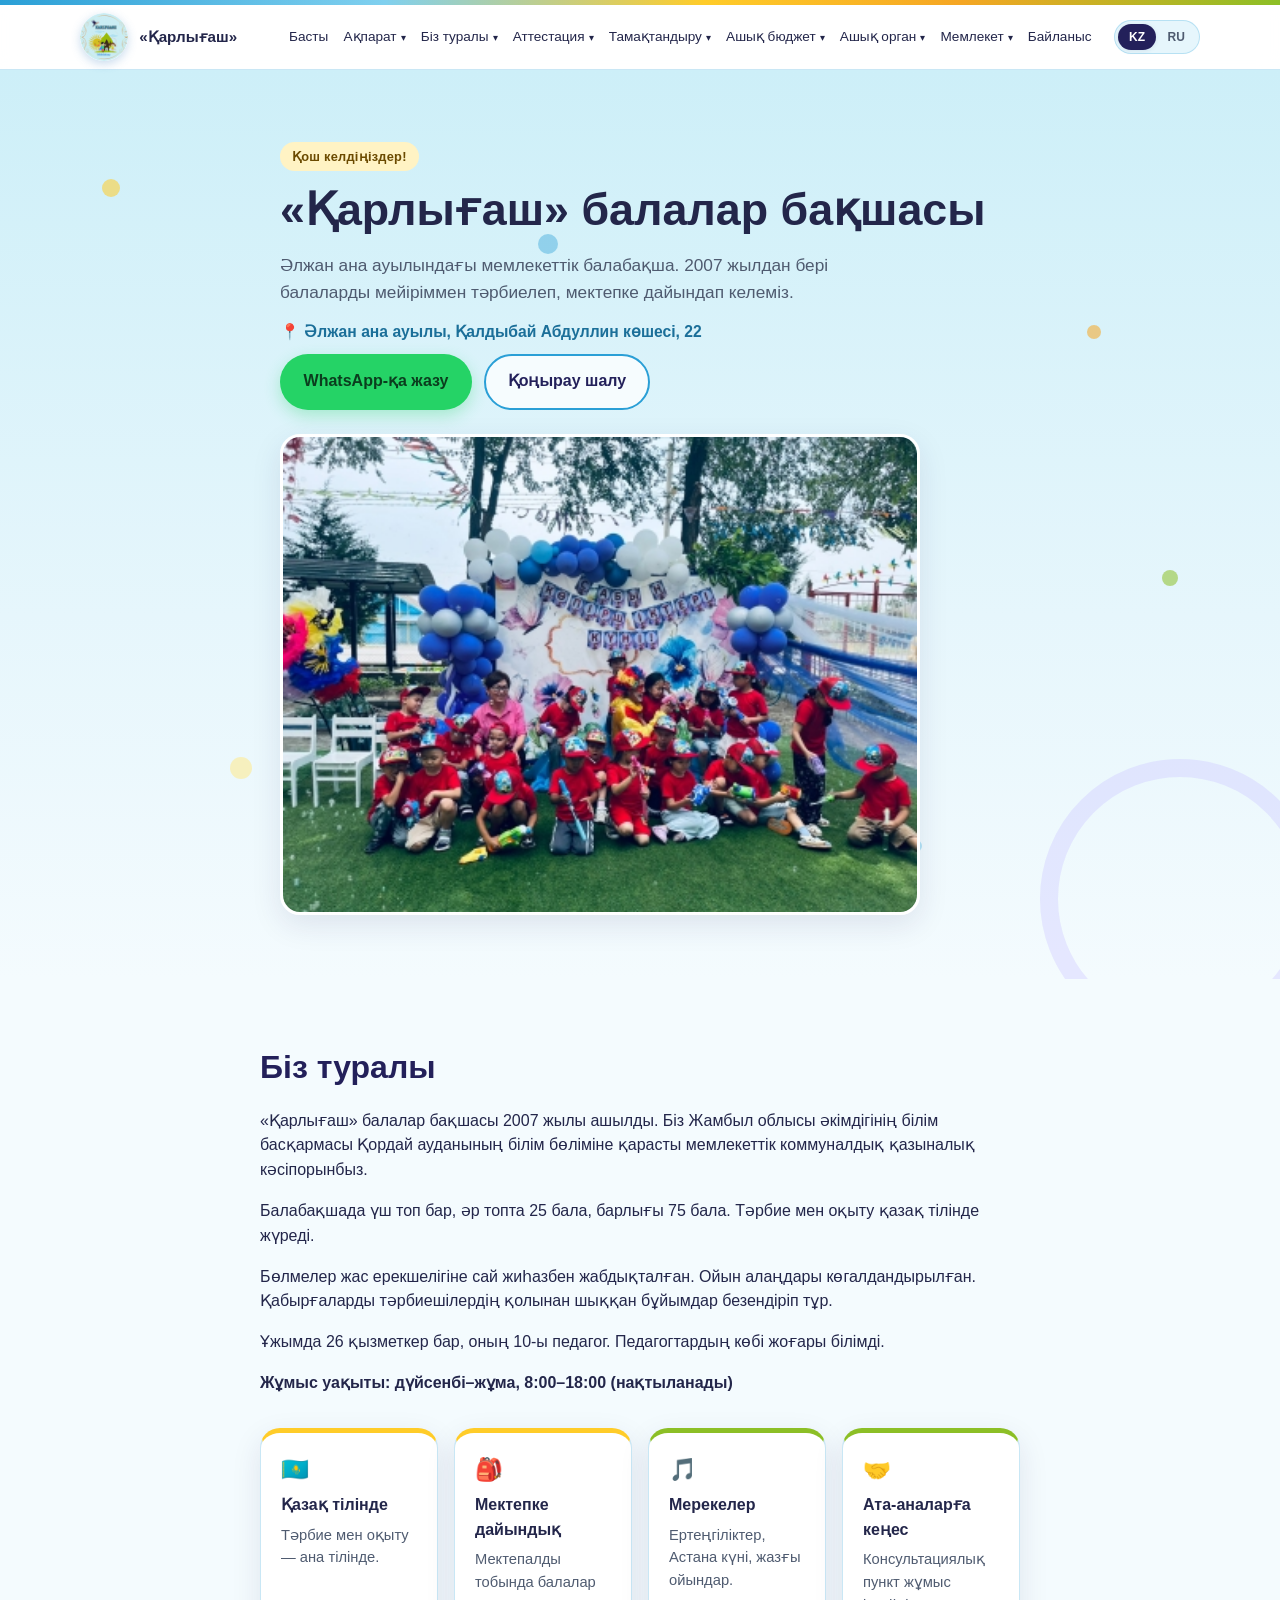
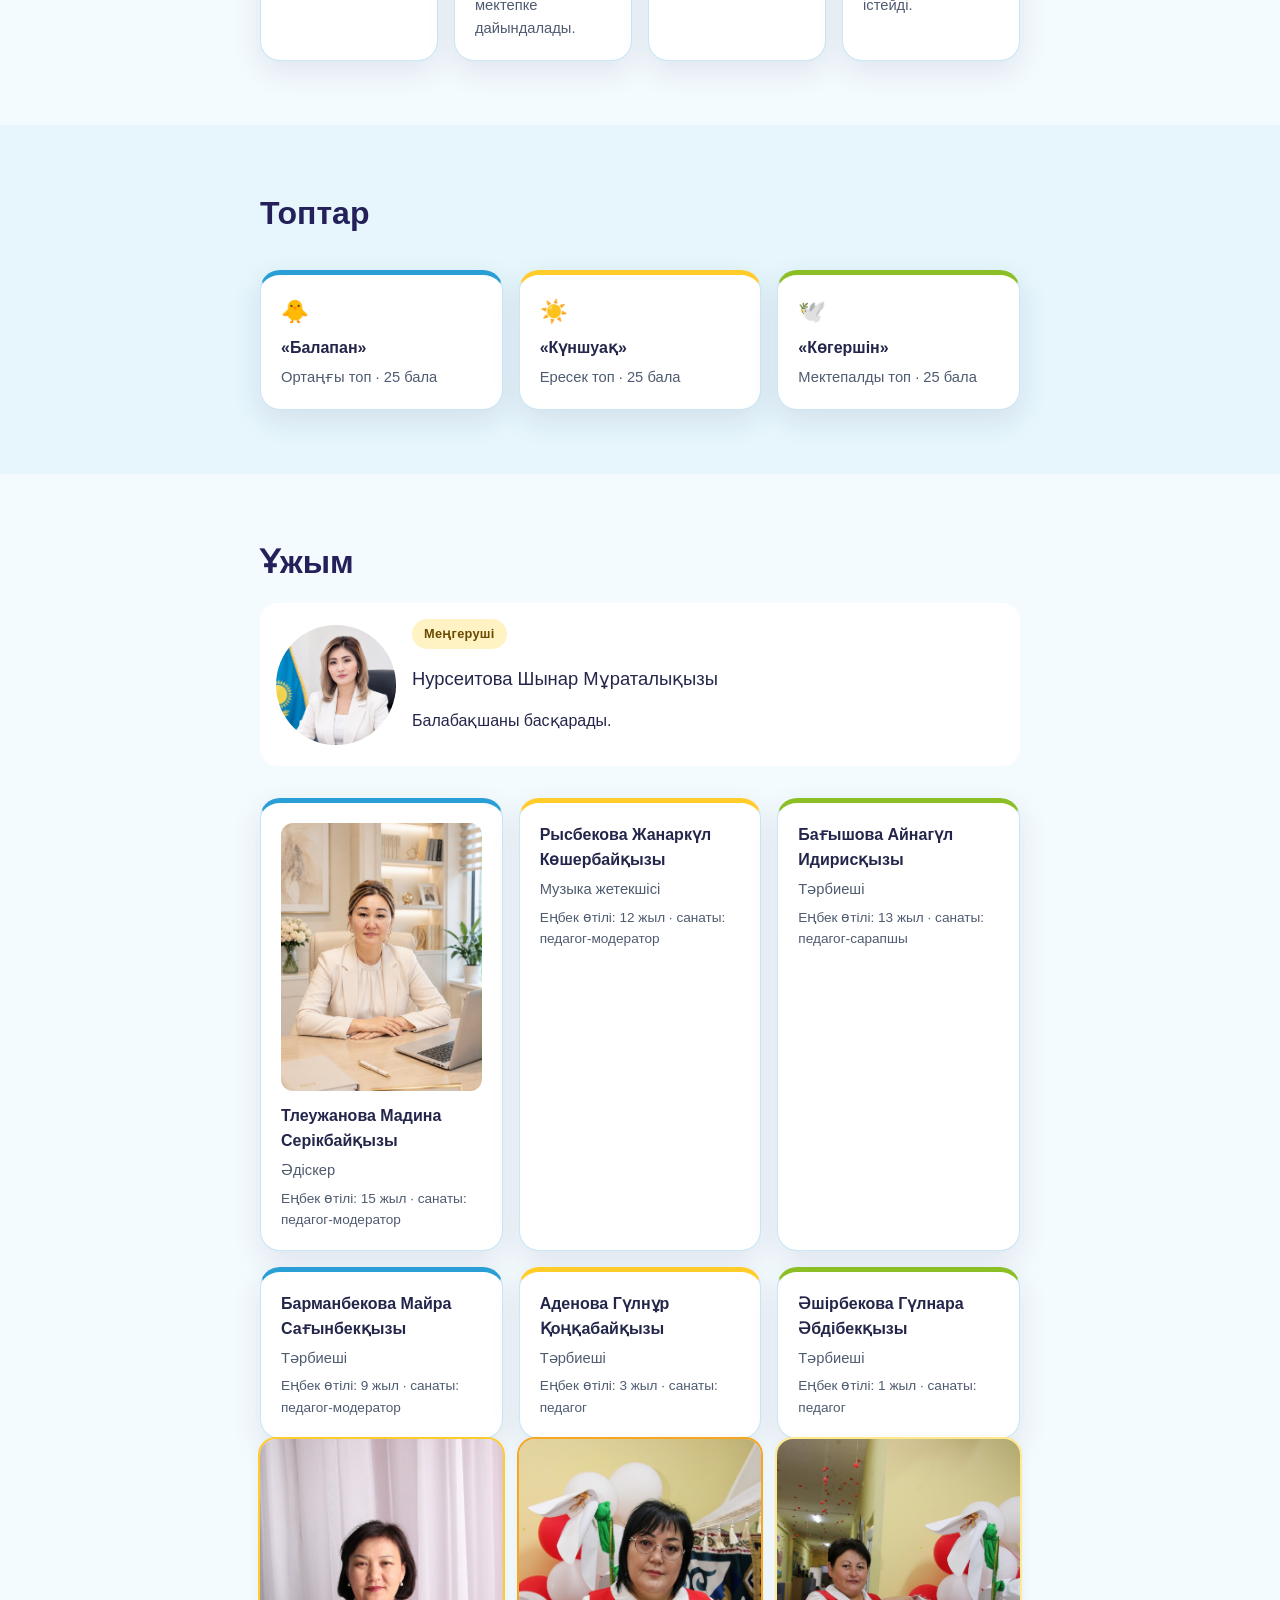
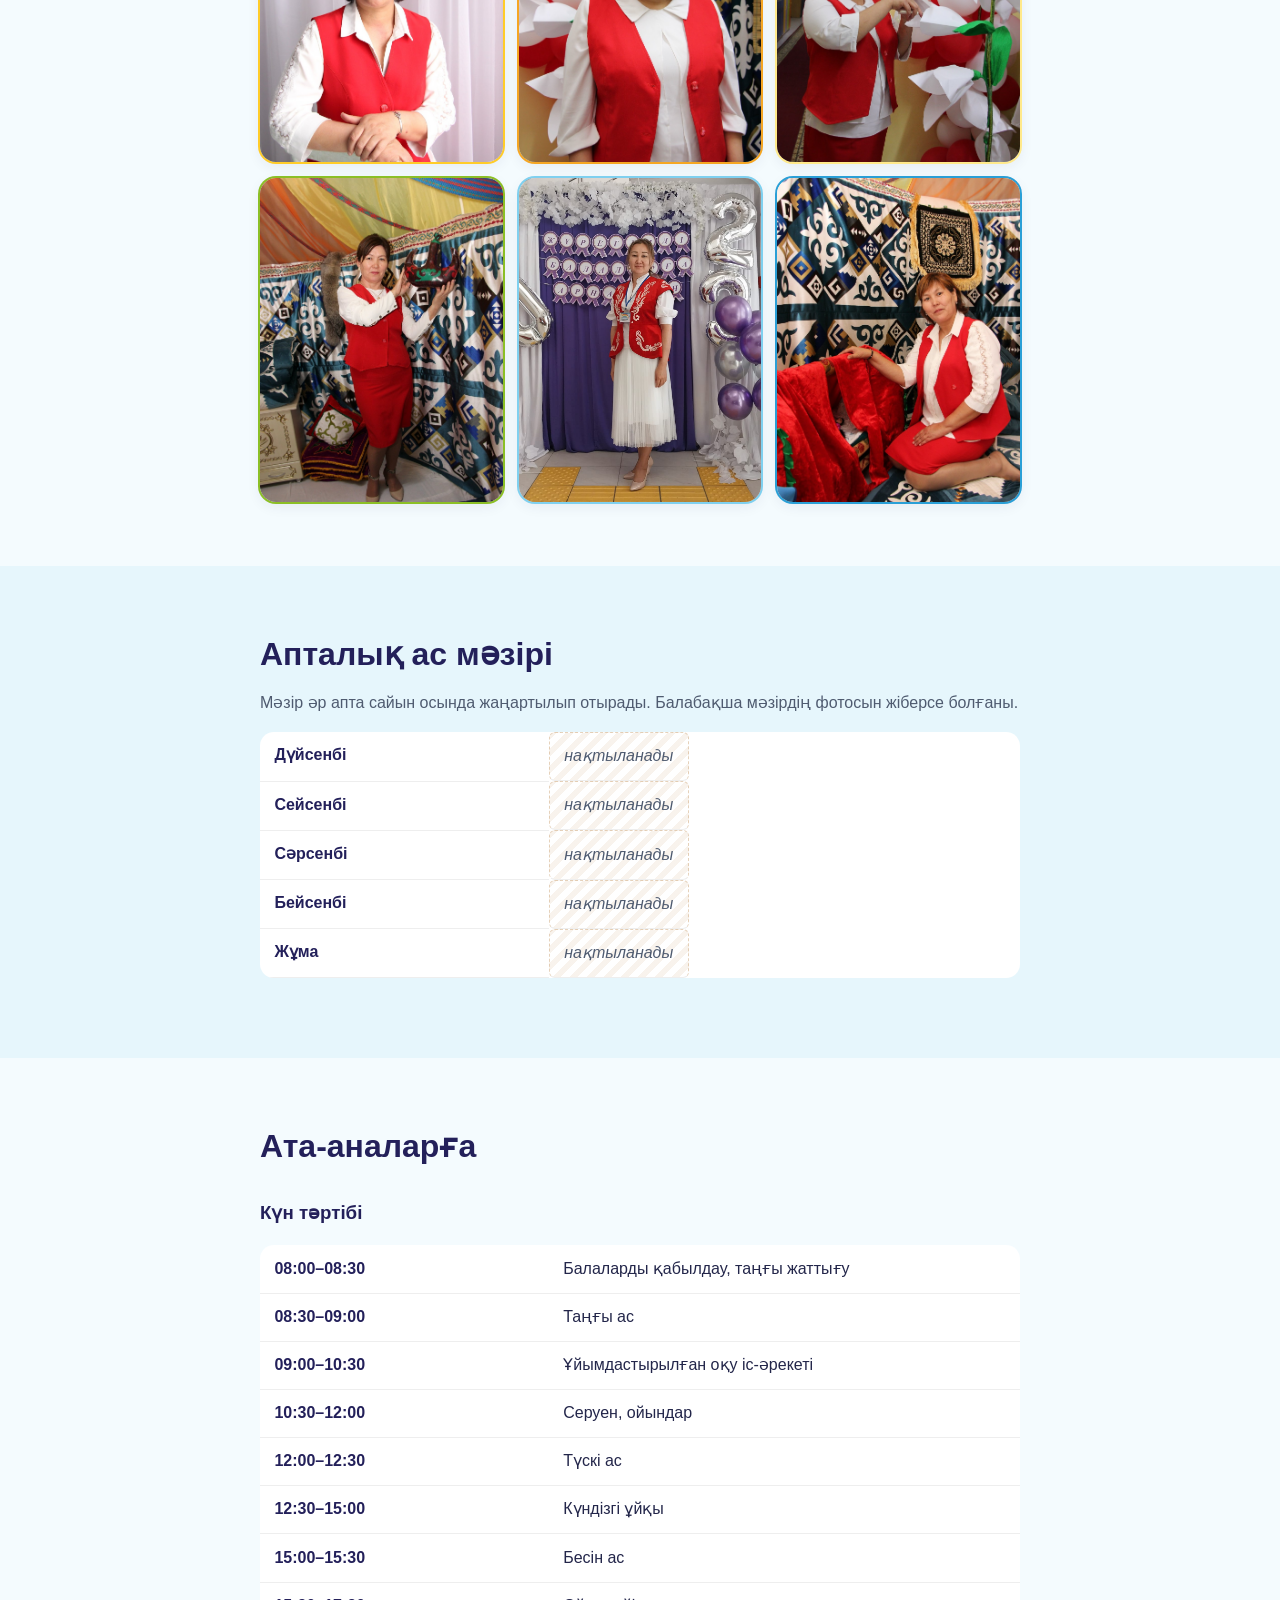
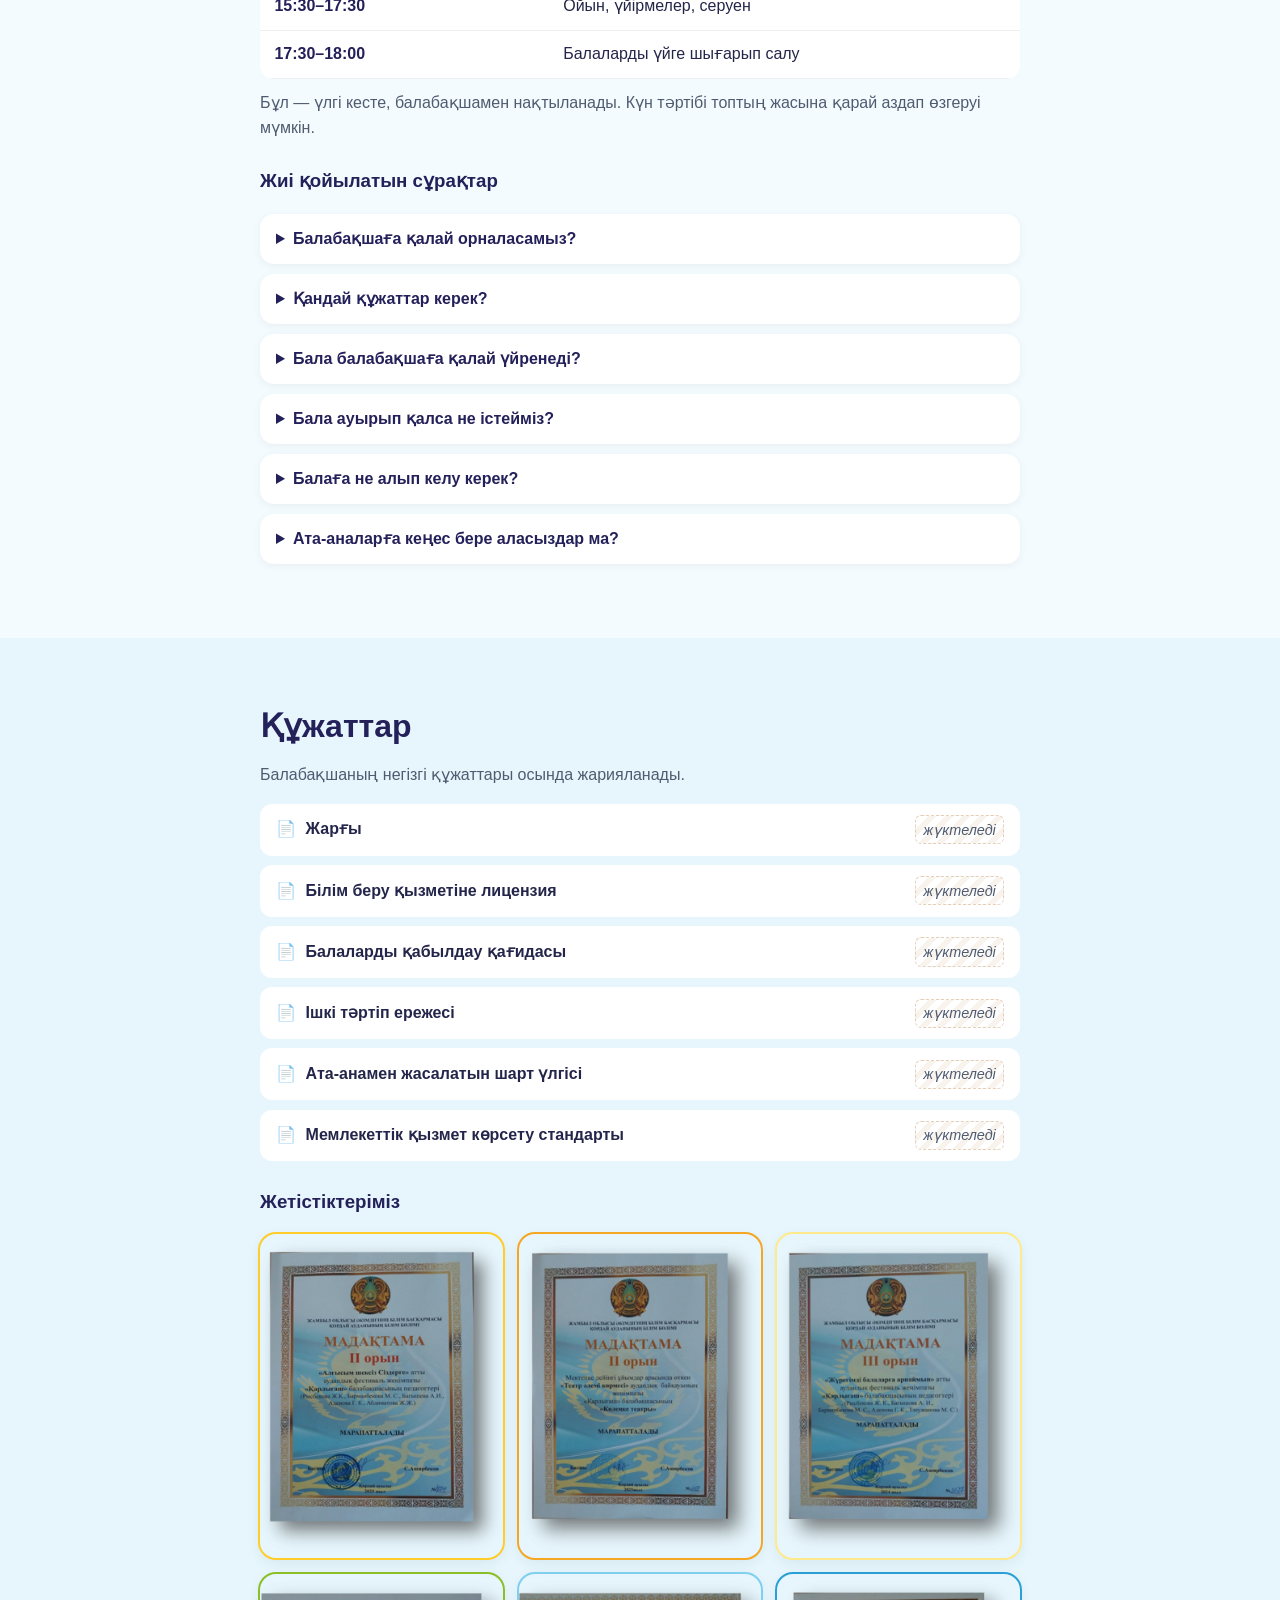
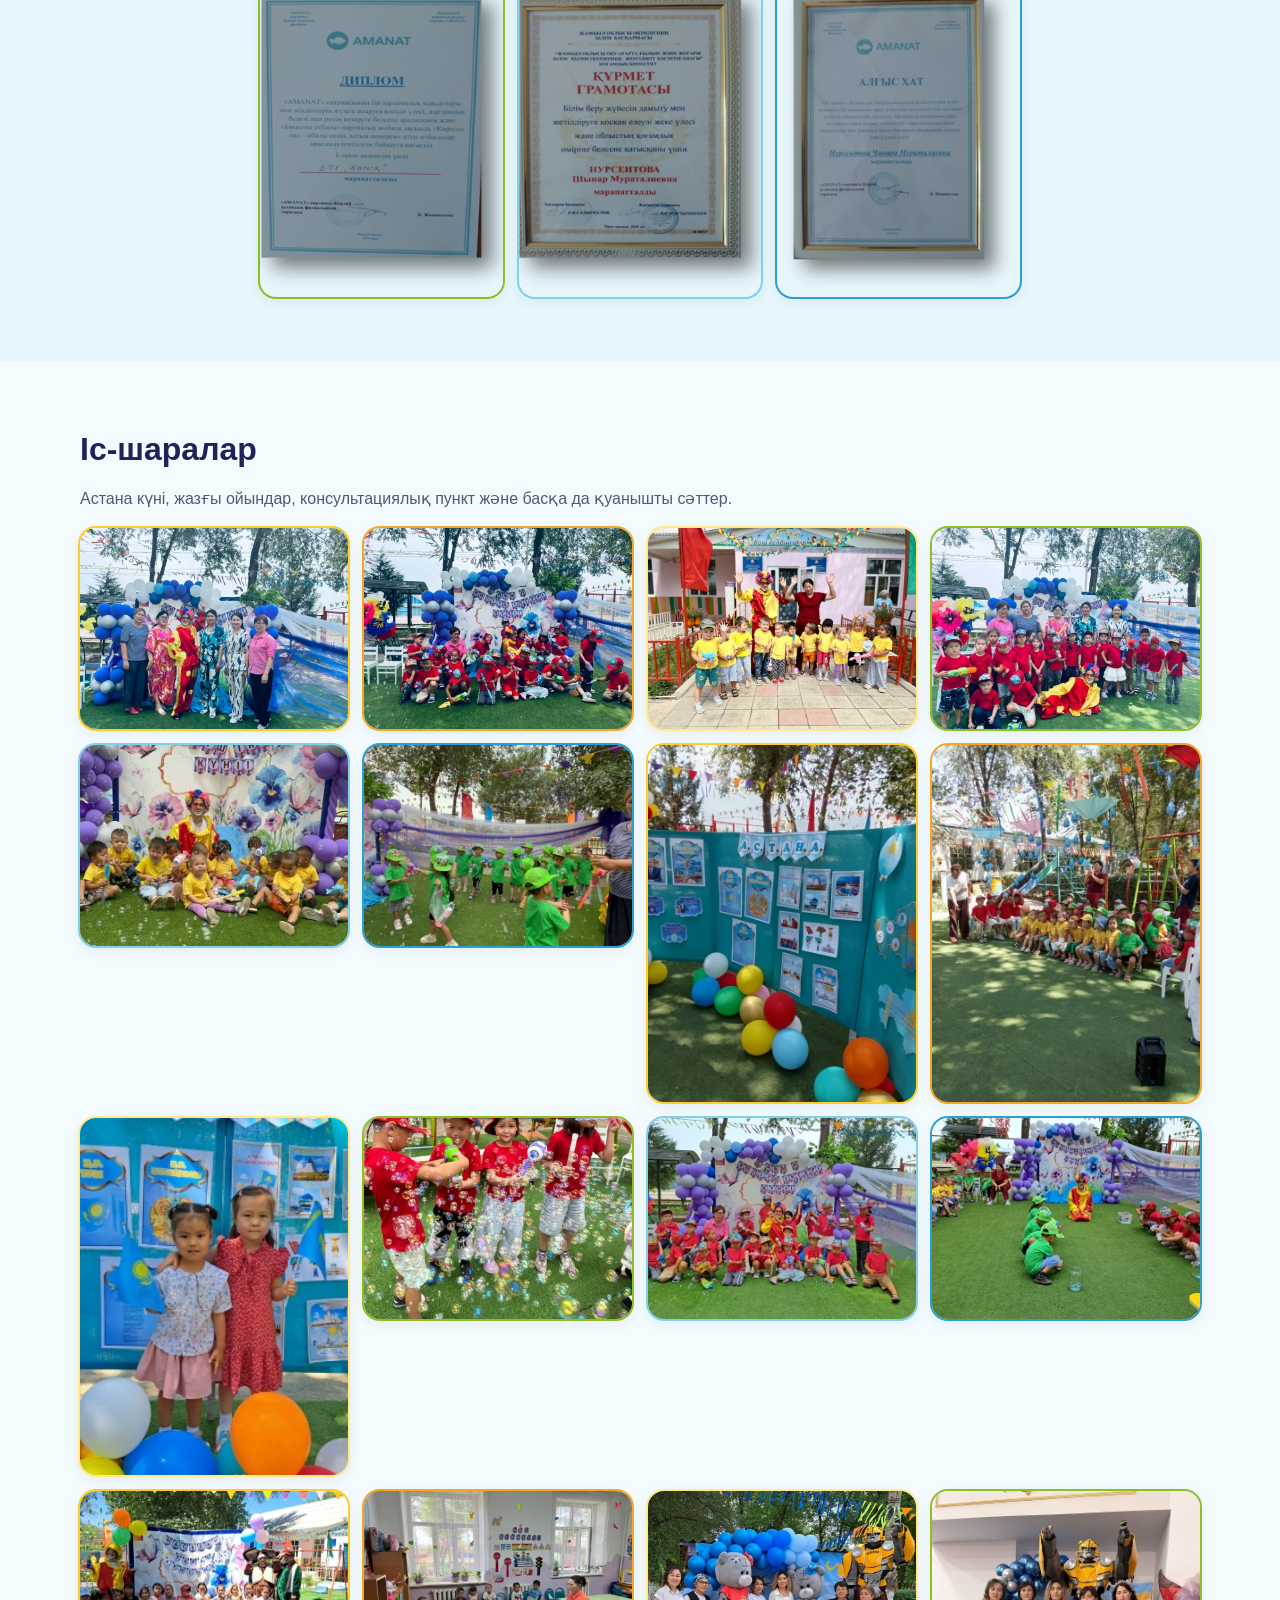
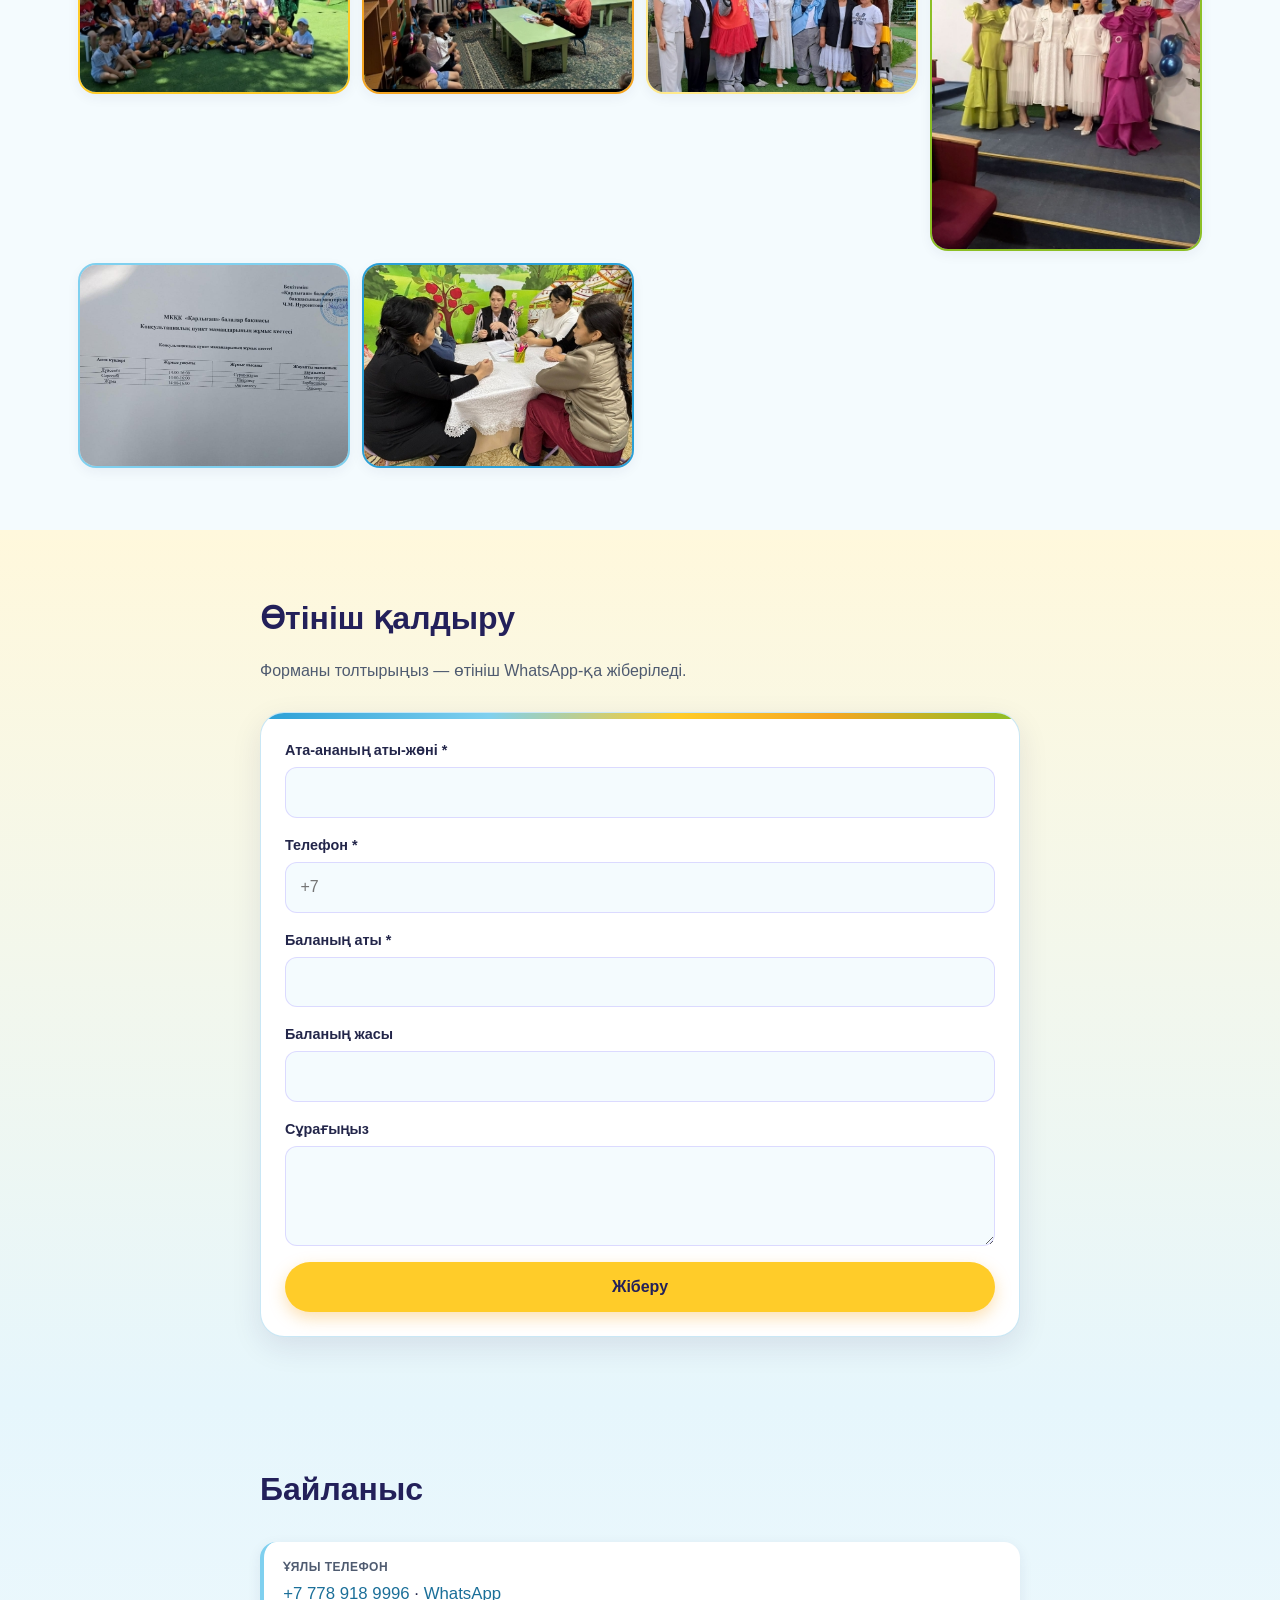
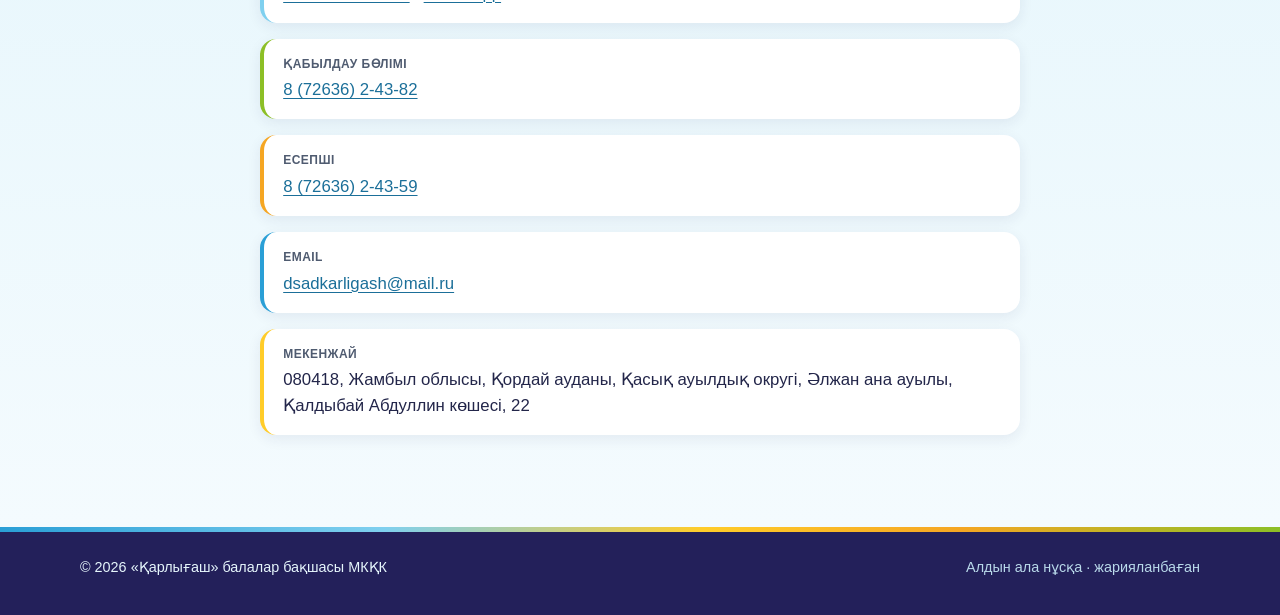
<file: index.html>
<!DOCTYPE html>
<html lang="kk">
<head>
<meta charset="UTF-8" />
<meta name="viewport" content="width=device-width, initial-scale=1" />
<meta name="robots" content="noindex, nofollow" />
<meta name="description" content="«Қарлығаш» балалар бақшасы — Әлжан ана ауылы, Қордай ауданы. / Детский сад «Карлыгаш», с. Алжан ана, Кордайский район." />
<title>«Қарлығаш» балалар бақшасы</title>
<link rel="stylesheet" href="css/styles.css?v=6" />
<link rel="icon" type="image/png" href="assets/favicon.png?v=6" />
<link rel="apple-touch-icon" href="assets/apple-touch-icon.png?v=6" />
<meta property="og:title" content="«Қарлығаш» балалар бақшасы" />
<meta property="og:image" content="https://abk0186.github.io/qarlygash-preview/assets/og.jpg?v=6" />
<meta property="og:type" content="website" />
<script type="application/ld+json">{"@context": "https://schema.org", "@type": "Preschool", "name": "«Қарлығаш» балалар бақшасы", "telephone": "+77789189996", "email": "dsadkarligash@mail.ru", "address": {"@type": "PostalAddress", "streetAddress": "Қалдыбай Абдуллин көшесі, 22", "addressLocality": "Әлжан ана ауылы", "addressRegion": "Жамбыл облысы, Қордай ауданы", "postalCode": "080418", "addressCountry": "KZ"}}</script>
</head>
<body>
<a class="skip-link" href="#main" data-i18n="skip">Негізгі мазмұнға өту</a>
<header class="site-header" id="top">
<div class="rainbow-bar" aria-hidden="true"></div>
<div class="container header-inner">
<a class="logo" href="#top"><img class="logo-img" src="assets/logo.png?v=6" alt="" width="48" height="48" /><span class="logo-text"><strong data-i18n="brand">«Қарлығаш»</strong><small data-i18n="brandSub">балалар бақшасы</small></span></a>
<nav class="nav" id="nav" aria-label="Main"></nav>
<div class="header-actions">
<div class="lang-switch" role="group" aria-label="Language"><button type="button" class="lang-btn is-active" data-lang="kk" aria-pressed="true">KZ</button><button type="button" class="lang-btn" data-lang="ru" aria-pressed="false">RU</button></div>
<button type="button" class="nav-toggle" id="navToggle" aria-expanded="false" aria-controls="nav"><span></span><span></span><span></span></button>
</div></div></header>
<main id="main">
<section class="hero" id="hero"><div class="hero-bg" aria-hidden="true"><span class="dot d1"></span><span class="dot d2"></span><span class="dot d3"></span><span class="dot d4"></span><span class="dot d5"></span><span class="dot d6"></span></div>
<div class="container hero-inner">
<p class="eyebrow" data-i18n="heroEyebrow">Қош келдіңіздер!</p>
<h1 data-i18n="heroTitle">«Қарлығаш» балалар бақшасы</h1>
<p class="lead" data-i18n="heroLead">Әлжан ана ауылындағы мемлекеттік балабақша. 2007 жылдан бері балаларды мейіріммен тәрбиелеп, мектепке дайындап келеміз.</p>
<p class="hero-location" data-i18n="heroLocation">📍 Әлжан ана ауылы, Қалдыбай Абдуллин көшесі, 22</p>
<div class="hero-cta"><a class="btn btn-primary" href="https://wa.me/77789189996?text=%D0%A1%D3%99%D0%BB%D0%B5%D0%BC%D0%B5%D1%82%D1%81%D1%96%D0%B7%20%D0%B1%D0%B5%21%20%D0%91%D0%B0%D0%BB%D0%B0%D0%B1%D0%B0%D2%9B%D1%88%D0%B0%20%D0%B1%D0%BE%D0%B9%D1%8B%D0%BD%D1%88%D0%B0" target="_blank" rel="noopener" data-i18n="ctaWa">WhatsApp-қа жазу</a><a class="btn btn-ghost" href="tel:+77789189996" data-i18n="ctaCall">Қоңырау шалу</a></div>
<figure class="hero-photo"><img src="assets/hero.jpg" alt="" data-i18n-alt="heroAlt" width="400" height="300" fetchpriority="high" /></figure>
</div></section>

<section class="section" id="about"><div class="container narrow">
<h2 data-i18n="aboutTitle">Біз туралы</h2>
<p data-i18n="aboutP1">«Қарлығаш» балалар бақшасы 2007 жылы ашылды. Біз Жамбыл облысы әкімдігінің білім басқармасы Қордай ауданының білім бөліміне қарасты мемлекеттік коммуналдық қазыналық кәсіпорынбыз.</p>
<p data-i18n="aboutP2">Балабақшада үш топ бар, әр топта 25 бала, барлығы 75 бала. Тәрбие мен оқыту қазақ тілінде жүреді.</p>
<p data-i18n="aboutP3">Бөлмелер жас ерекшелігіне сай жиһазбен жабдықталған. Ойын алаңдары көгалдандырылған. Қабырғаларды тәрбиешілердің қолынан шыққан бұйымдар безендіріп тұр.</p>
<p data-i18n="aboutP4">Ұжымда 26 қызметкер бар, оның 10-ы педагог. Педагогтардың көбі жоғары білімді.</p>
<p class="hours-line"><strong data-i18n="hoursLine">Жұмыс уақыты: дүйсенбі–жұма, 8:00–18:00 (нақтыланады)</strong></p>
<ul class="soft-cards soft-cards-wide" role="list">
<li><span class="icon">🇰🇿</span><strong data-i18n="f1t">Қазақ тілінде</strong><span data-i18n="f1">Тәрбие мен оқыту — ана тілінде.</span></li>
<li><span class="icon">🎒</span><strong data-i18n="f2t">Мектепке дайындық</strong><span data-i18n="f2">Мектепалды тобында балалар мектепке дайындалады.</span></li>
<li><span class="icon">🎵</span><strong data-i18n="f3t">Мерекелер</strong><span data-i18n="f3">Ертеңгіліктер, Астана күні, жазғы ойындар.</span></li>
<li><span class="icon">🤝</span><strong data-i18n="f4t">Ата-аналарға кеңес</strong><span data-i18n="f4">Консультациялық пункт жұмыс істейді.</span></li>
</ul></div></section>

<section class="section section-alt" id="groups"><div class="container narrow">
<h2 data-i18n="groupsTitle">Топтар</h2>
<ul class="soft-cards" role="list">
<li><span class="icon">🐥</span><strong data-i18n="g1t">«Балапан»</strong><span data-i18n="g1">Ортаңғы топ · 25 бала</span></li>
<li><span class="icon">☀️</span><strong data-i18n="g2t">«Күншуақ»</strong><span data-i18n="g2">Ересек топ · 25 бала</span></li>
<li><span class="icon">🕊️</span><strong data-i18n="g3t">«Көгершін»</strong><span data-i18n="g3">Мектепалды топ · 25 бала</span></li>
</ul></div></section>

<section class="section" id="team"><div class="container narrow">
<h2 data-i18n="teamTitle">Ұжым</h2>
<div class="head-card"><img src="assets/team/head.jpg?v=6" alt="" data-i18n-alt="headAlt" loading="lazy"><div><p class="eyebrow" data-i18n="headRole">Меңгеруші</p><p class="head-name" data-i18n="headName">Нурсеитова Шынар Мұраталықызы</p><p data-i18n="headNote">Балабақшаны басқарады.</p></div></div>
<ul class="soft-cards team-list" role="list"><li><img class="tm-photo" src="assets/team/metodist.jpg?v=6" alt="" loading="lazy"><strong data-i18n="tm0n">Тлеужанова Мадина Серікбайқызы</strong><span data-i18n="tm0r">Әдіскер</span><span data-i18n="tm0e">Еңбек өтілі: 15 жыл · санаты: педагог-модератор</span></li><li><strong data-i18n="tm1n">Рысбекова Жанаркүл Көшербайқызы</strong><span data-i18n="tm1r">Музыка жетекшісі</span><span data-i18n="tm1e">Еңбек өтілі: 12 жыл · санаты: педагог-модератор</span></li><li><strong data-i18n="tm2n">Бағышова Айнагүл Идирисқызы</strong><span data-i18n="tm2r">Тәрбиеші</span><span data-i18n="tm2e">Еңбек өтілі: 13 жыл · санаты: педагог-сарапшы</span></li><li><strong data-i18n="tm3n">Барманбекова Майра Сағынбекқызы</strong><span data-i18n="tm3r">Тәрбиеші</span><span data-i18n="tm3e">Еңбек өтілі: 9 жыл · санаты: педагог-модератор</span></li><li><strong data-i18n="tm4n">Аденова Гүлнұр Қоңқабайқызы</strong><span data-i18n="tm4r">Тәрбиеші</span><span data-i18n="tm4e">Еңбек өтілі: 3 жыл · санаты: педагог</span></li><li><strong data-i18n="tm5n">Әшірбекова Гүлнара Әбдібекқызы</strong><span data-i18n="tm5r">Тәрбиеші</span><span data-i18n="tm5e">Еңбек өтілі: 1 жыл · санаты: педагог</span></li></ul>
<div class="gallery" data-gallery="team"><button type="button" class="gallery-item portrait" data-full="assets/team/t1.jpg"><img src="assets/team/t1.jpg" loading="lazy" alt="" data-i18n-alt="teamAlt"></button><button type="button" class="gallery-item portrait" data-full="assets/team/t2.jpg"><img src="assets/team/t2.jpg" loading="lazy" alt="" data-i18n-alt="teamAlt"></button><button type="button" class="gallery-item portrait" data-full="assets/team/t3.jpg"><img src="assets/team/t3.jpg" loading="lazy" alt="" data-i18n-alt="teamAlt"></button><button type="button" class="gallery-item portrait" data-full="assets/team/t4.jpg"><img src="assets/team/t4.jpg" loading="lazy" alt="" data-i18n-alt="teamAlt"></button><button type="button" class="gallery-item portrait" data-full="assets/team/t5.jpg"><img src="assets/team/t5.jpg" loading="lazy" alt="" data-i18n-alt="teamAlt"></button><button type="button" class="gallery-item portrait" data-full="assets/team/t6.jpg"><img src="assets/team/t6.jpg" loading="lazy" alt="" data-i18n-alt="teamAlt"></button></div>
</div></section>

<section class="section section-alt" id="menu"><div class="container narrow">
<h2 data-i18n="menuTitle">Апталық ас мәзірі</h2>
<p class="note" data-i18n="menuNote">Мәзір әр апта сайын осында жаңартылып отырады. Балабақша мәзірдің фотосын жіберсе болғаны.</p>
<table class="info-table"><tbody><tr><th data-i18n="d0">Дүйсенбі</th><td class="placeholder" data-i18n="d0m">нақтыланады</td></tr><tr><th data-i18n="d1">Сейсенбі</th><td class="placeholder" data-i18n="d1m">нақтыланады</td></tr><tr><th data-i18n="d2">Сәрсенбі</th><td class="placeholder" data-i18n="d2m">нақтыланады</td></tr><tr><th data-i18n="d3">Бейсенбі</th><td class="placeholder" data-i18n="d3m">нақтыланады</td></tr><tr><th data-i18n="d4">Жұма</th><td class="placeholder" data-i18n="d4m">нақтыланады</td></tr></tbody></table>
</div></section>

<section class="section" id="parents"><div class="container narrow">
<h2 data-i18n="parentsTitle">Ата-аналарға</h2>
<h3 data-i18n="schedTitle">Күн тәртібі</h3>
<table class="info-table"><tbody><tr><th>08:00–08:30</th><td data-i18n="s0">Балаларды қабылдау, таңғы жаттығу</td></tr><tr><th>08:30–09:00</th><td data-i18n="s1">Таңғы ас</td></tr><tr><th>09:00–10:30</th><td data-i18n="s2">Ұйымдастырылған оқу іс-әрекеті</td></tr><tr><th>10:30–12:00</th><td data-i18n="s3">Серуен, ойындар</td></tr><tr><th>12:00–12:30</th><td data-i18n="s4">Түскі ас</td></tr><tr><th>12:30–15:00</th><td data-i18n="s5">Күндізгі ұйқы</td></tr><tr><th>15:00–15:30</th><td data-i18n="s6">Бесін ас</td></tr><tr><th>15:30–17:30</th><td data-i18n="s7">Ойын, үйірмелер, серуен</td></tr><tr><th>17:30–18:00</th><td data-i18n="s8">Балаларды үйге шығарып салу</td></tr></tbody></table>
<p class="note" data-i18n="schedNote">Бұл — үлгі кесте, балабақшамен нақтыланады. Күн тәртібі топтың жасына қарай аздап өзгеруі мүмкін.</p>
<h3 data-i18n="faqTitle">Жиі қойылатын сұрақтар</h3>
<details class="faq"><summary data-i18n="fq0">Балабақшаға қалай орналасамыз?</summary><p data-i18n="fa0">Кезекке egov.kz порталы арқылы тұрасыз. Жолдама келгенде құжаттарды алып, балабақшаға келесіз. Сұрақ болса, бізге қоңырау шалыңыз.</p></details><details class="faq"><summary data-i18n="fq1">Қандай құжаттар керек?</summary><p data-i18n="fa1">Жолдама, баланың туу туралы куәлігі, денсаулық паспорты (026/у-2000 нысаны), ата-ананың жеке куәлігі. Толық тізімді балабақшадан нақтылаңыз.</p></details><details class="faq"><summary data-i18n="fq2">Бала балабақшаға қалай үйренеді?</summary><p data-i18n="fa2">Алғашқы күндері баланы ертерек алып кетіңіз. Үйдегі күн тәртібін балабақшаға жақындатыңыз. Балаңызға «мен сені міндетті түрде алып кетемін» деп айтыңыз.</p></details><details class="faq"><summary data-i18n="fq3">Бала ауырып қалса не істейміз?</summary><p data-i18n="fa3">Балабақшаға тек дені сау баланы әкеліңіз. Бала ауырса, тәрбиешіге хабарлаңыз. Ауырып жазылған соң дәрігердің анықтамасын әкелесіз.</p></details><details class="faq"><summary data-i18n="fq4">Балаға не алып келу керек?</summary><p data-i18n="fa4">Ауыстыратын киім, ауыстыратын аяқ киім, жеке орамал мен тарақ. Барлық затқа баланың атын жазып қойыңыз.</p></details><details class="faq"><summary data-i18n="fq5">Ата-аналарға кеңес бере аласыздар ма?</summary><p data-i18n="fa5">Иә. Балабақшада ата-аналарға арналған консультациялық пункт жұмыс істейді. Балабақшаға бармайтын балалардың ата-аналары да келе алады.</p></details>
</div></section>

<section class="section section-alt" id="docs"><div class="container narrow">
<h2 data-i18n="docsTitle">Құжаттар</h2>
<p class="note" data-i18n="docsNote">Балабақшаның негізгі құжаттары осында жарияланады.</p>
<ul class="doc-list" role="list"><li><span class="doc-ico" aria-hidden="true">📄</span><strong data-i18n="doc0">Жарғы</strong><span class="placeholder" data-i18n="docs0">жүктеледі</span></li><li><span class="doc-ico" aria-hidden="true">📄</span><strong data-i18n="doc1">Білім беру қызметіне лицензия</strong><span class="placeholder" data-i18n="docs1">жүктеледі</span></li><li><span class="doc-ico" aria-hidden="true">📄</span><strong data-i18n="doc2">Балаларды қабылдау қағидасы</strong><span class="placeholder" data-i18n="docs2">жүктеледі</span></li><li><span class="doc-ico" aria-hidden="true">📄</span><strong data-i18n="doc3">Ішкі тәртіп ережесі</strong><span class="placeholder" data-i18n="docs3">жүктеледі</span></li><li><span class="doc-ico" aria-hidden="true">📄</span><strong data-i18n="doc4">Ата-анамен жасалатын шарт үлгісі</strong><span class="placeholder" data-i18n="docs4">жүктеледі</span></li><li><span class="doc-ico" aria-hidden="true">📄</span><strong data-i18n="doc5">Мемлекеттік қызмет көрсету стандарты</strong><span class="placeholder" data-i18n="docs5">жүктеледі</span></li></ul>
<h3 data-i18n="awardsTitle">Жетістіктеріміз</h3>
<div class="gallery" data-gallery="awards"><button type="button" class="gallery-item portrait" data-full="assets/awards/a1.png"><img src="assets/awards/a1.png" loading="lazy" alt="" data-i18n-alt="awardAlt"></button><button type="button" class="gallery-item portrait" data-full="assets/awards/a2.png"><img src="assets/awards/a2.png" loading="lazy" alt="" data-i18n-alt="awardAlt"></button><button type="button" class="gallery-item portrait" data-full="assets/awards/a3.png"><img src="assets/awards/a3.png" loading="lazy" alt="" data-i18n-alt="awardAlt"></button><button type="button" class="gallery-item portrait" data-full="assets/awards/a4.png"><img src="assets/awards/a4.png" loading="lazy" alt="" data-i18n-alt="awardAlt"></button><button type="button" class="gallery-item portrait" data-full="assets/awards/a5.png"><img src="assets/awards/a5.png" loading="lazy" alt="" data-i18n-alt="awardAlt"></button><button type="button" class="gallery-item portrait" data-full="assets/awards/a6.png"><img src="assets/awards/a6.png" loading="lazy" alt="" data-i18n-alt="awardAlt"></button></div>
</div></section>

<section class="section" id="events"><div class="container">
<h2 data-i18n="eventsTitle">Іс-шаралар</h2>
<p class="note" data-i18n="eventsNote">Астана күні, жазғы ойындар, консультациялық пункт және басқа да қуанышты сәттер.</p>
<div class="gallery gallery-dense" data-gallery="events"><button type="button" class="gallery-item" data-full="assets/events/01.jpg"><img src="assets/events/01.jpg" loading="lazy" alt=""></button><button type="button" class="gallery-item" data-full="assets/events/02.jpg"><img src="assets/events/02.jpg" loading="lazy" alt=""></button><button type="button" class="gallery-item" data-full="assets/events/03.jpg"><img src="assets/events/03.jpg" loading="lazy" alt=""></button><button type="button" class="gallery-item" data-full="assets/events/04.jpg"><img src="assets/events/04.jpg" loading="lazy" alt=""></button><button type="button" class="gallery-item" data-full="assets/events/05.jpg"><img src="assets/events/05.jpg" loading="lazy" alt=""></button><button type="button" class="gallery-item" data-full="assets/events/06.jpg"><img src="assets/events/06.jpg" loading="lazy" alt=""></button><button type="button" class="gallery-item portrait" data-full="assets/events/07.jpg"><img src="assets/events/07.jpg" loading="lazy" alt=""></button><button type="button" class="gallery-item portrait" data-full="assets/events/08.jpg"><img src="assets/events/08.jpg" loading="lazy" alt=""></button><button type="button" class="gallery-item portrait" data-full="assets/events/09.jpg"><img src="assets/events/09.jpg" loading="lazy" alt=""></button><button type="button" class="gallery-item" data-full="assets/events/10.jpg"><img src="assets/events/10.jpg" loading="lazy" alt=""></button><button type="button" class="gallery-item" data-full="assets/events/11.jpg"><img src="assets/events/11.jpg" loading="lazy" alt=""></button><button type="button" class="gallery-item" data-full="assets/events/12.jpg"><img src="assets/events/12.jpg" loading="lazy" alt=""></button><button type="button" class="gallery-item" data-full="assets/events/13.jpg"><img src="assets/events/13.jpg" loading="lazy" alt=""></button><button type="button" class="gallery-item" data-full="assets/events/14.jpg"><img src="assets/events/14.jpg" loading="lazy" alt=""></button><button type="button" class="gallery-item" data-full="assets/events/15.jpg"><img src="assets/events/15.jpg" loading="lazy" alt=""></button><button type="button" class="gallery-item portrait" data-full="assets/events/16.jpg"><img src="assets/events/16.jpg" loading="lazy" alt=""></button><button type="button" class="gallery-item" data-full="assets/events/17.jpg"><img src="assets/events/17.jpg" loading="lazy" alt=""></button><button type="button" class="gallery-item" data-full="assets/events/18.jpg"><img src="assets/events/18.jpg" loading="lazy" alt=""></button></div>
</div></section>

<section class="section section-apply" id="apply"><div class="container narrow">
<div class="section-head"><h2 data-i18n="applyTitle">Өтініш қалдыру</h2><p data-i18n="applyLead">Форманы толтырыңыз — өтініш WhatsApp-қа жіберіледі.</p></div>
<div class="apply-card"><form id="applyForm" class="apply-form" novalidate>
<div class="form-row"><label for="parentName"><span data-i18n="labelParent">Ата-ананың аты-жөні</span> *</label><input type="text" id="parentName" name="parentName" required autocomplete="name" /></div>
<div class="form-row"><label for="phone"><span data-i18n="labelPhoneForm">Телефон</span> *</label><input type="tel" id="phone" name="phone" required placeholder="+7" /></div>
<div class="form-row"><label for="childName"><span data-i18n="labelChild">Баланың аты</span> *</label><input type="text" id="childName" name="childName" required /></div>
<div class="form-row"><label for="childAge" data-i18n="labelAge">Баланың жасы</label><input type="text" id="childAge" name="childAge" /></div>
<div class="form-row"><label for="comment" data-i18n="labelComment">Сұрағыңыз</label><textarea id="comment" name="comment" rows="3"></textarea></div>
<button type="submit" class="btn btn-primary btn-block" data-i18n="applySubmit">Жіберу</button>
<p class="form-msg" id="applyMsg" hidden role="status"></p>
</form></div></div></section>

<section class="section section-contacts" id="contacts"><div class="container narrow">
<h2 data-i18n="contactsTitle">Байланыс</h2>
<dl class="contacts-list">
<div><dt data-i18n="labelPhone">Ұялы телефон</dt><dd><a href="tel:+77789189996">+7 778 918 9996</a> · <a href="https://wa.me/77789189996?text=%D0%A1%D3%99%D0%BB%D0%B5%D0%BC%D0%B5%D1%82%D1%81%D1%96%D0%B7%20%D0%B1%D0%B5%21%20%D0%91%D0%B0%D0%BB%D0%B0%D0%B1%D0%B0%D2%9B%D1%88%D0%B0%20%D0%B1%D0%BE%D0%B9%D1%8B%D0%BD%D1%88%D0%B0" target="_blank" rel="noopener">WhatsApp</a></dd></div>
<div><dt data-i18n="labelRecept">Қабылдау бөлімі</dt><dd><a href="tel:+77263624382">8 (72636) 2-43-82</a></dd></div>
<div><dt data-i18n="labelAcc">Есепші</dt><dd><a href="tel:+77263624359">8 (72636) 2-43-59</a></dd></div>
<div><dt>Email</dt><dd><a href="mailto:dsadkarligash@mail.ru">dsadkarligash@mail.ru</a></dd></div>
<div><dt data-i18n="labelAddress">Мекенжай</dt><dd data-i18n="address">080418, Жамбыл облысы, Қордай ауданы, Қасық ауылдық округі, Әлжан ана ауылы, Қалдыбай Абдуллин көшесі, 22</dd></div>
</dl></div></section>
</main>
<footer class="site-footer"><div class="rainbow-bar" aria-hidden="true"></div><div class="container footer-inner">
<p>© <span id="year"></span> <span data-i18n="brandFull">«Қарлығаш» балалар бақшасы МКҚК</span></p>
<p class="muted" data-i18n="footerDraft">Алдын ала нұсқа · жарияланбаған</p></div></footer>
<div class="lightbox" id="lightbox" hidden role="dialog" aria-modal="true"><button type="button" class="lightbox-close" id="lightboxClose">×</button><p class="lightbox-count" id="lightboxCount">1/1</p><button type="button" class="lightbox-nav prev" id="lightboxPrev">‹</button><div class="lightbox-viewport" id="lightboxViewport"><div class="lightbox-track" id="lightboxTrack"><div class="lightbox-slide"><img alt="" draggable="false" /></div><div class="lightbox-slide"><img alt="" draggable="false" /></div><div class="lightbox-slide"><img alt="" draggable="false" /></div></div></div><button type="button" class="lightbox-nav next" id="lightboxNext">›</button></div>
<script src="js/i18n.js?v=6"></script>
<script src="js/nav.js?v=6"></script>
<script src="js/main.js?v=6"></script>
</body></html>
</file>
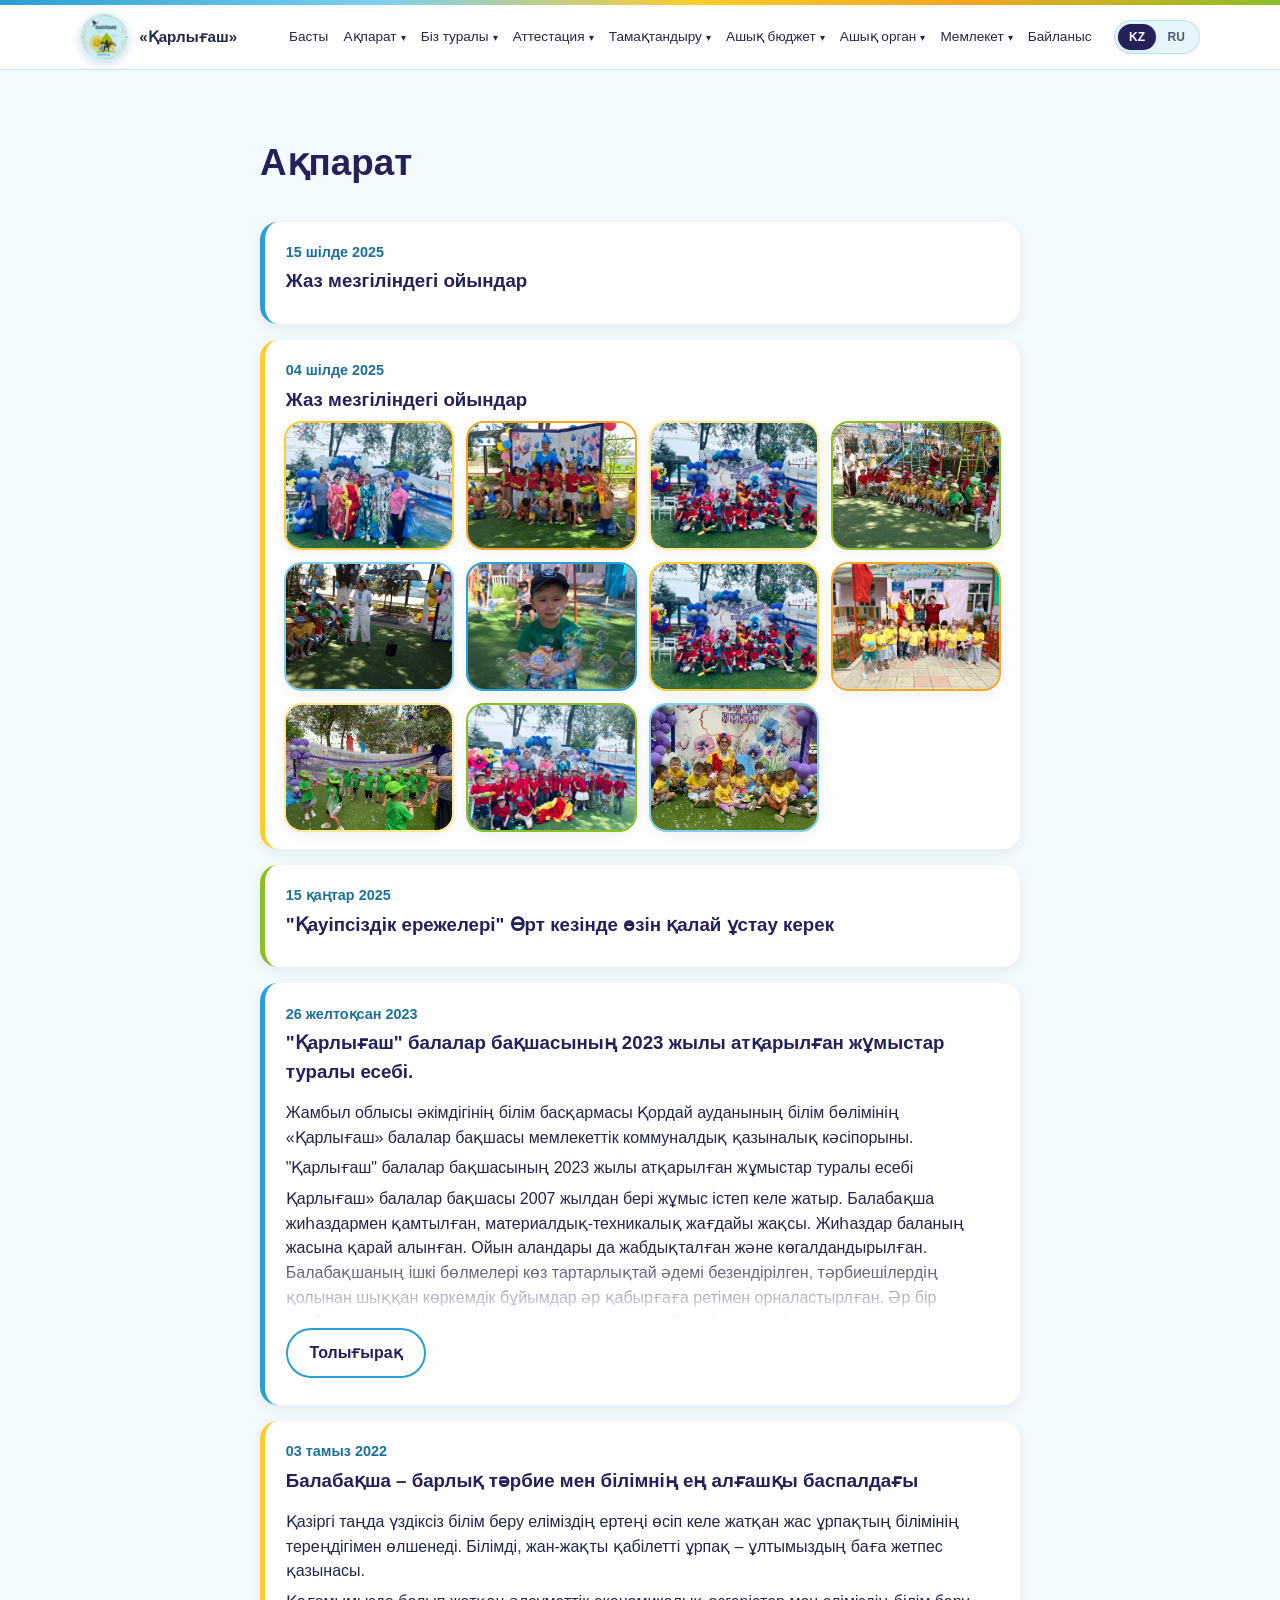
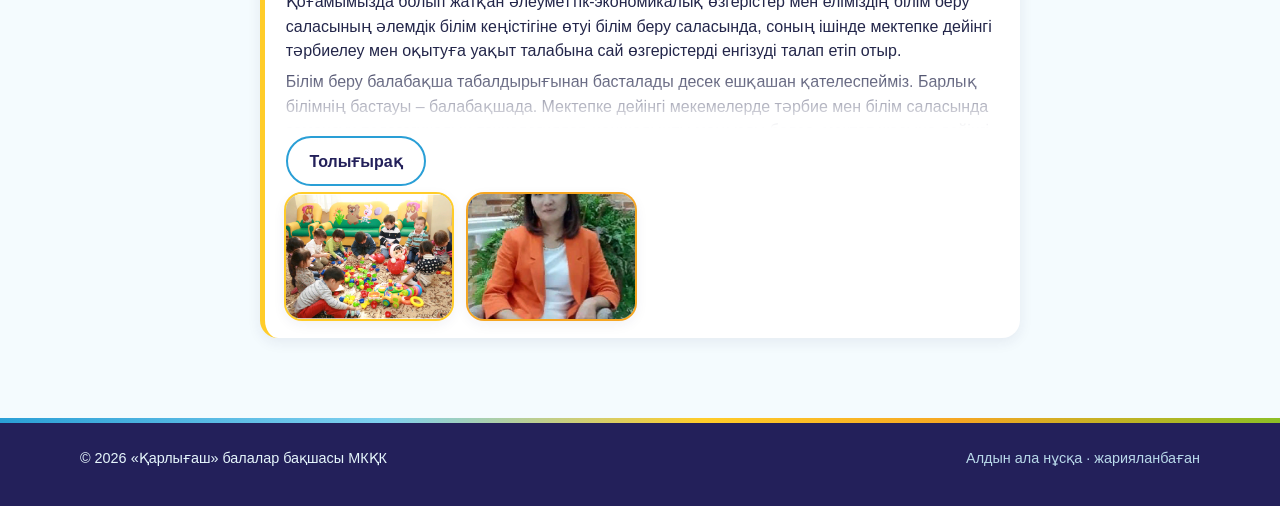
<file: page.html>
<!DOCTYPE html>
<html lang="kk">
<head>
<meta charset="UTF-8" />
<meta name="viewport" content="width=device-width, initial-scale=1" />
<meta name="robots" content="noindex, nofollow" />
<meta name="description" content="«Қарлығаш» балалар бақшасы — Әлжан ана ауылы, Қордай ауданы. / Детский сад «Карлыгаш», с. Алжан ана, Кордайский район." />
<title>«Қарлығаш» балалар бақшасы</title>
<link rel="stylesheet" href="css/styles.css?v=6" />
<link rel="icon" type="image/png" href="assets/favicon.png?v=6" />
<link rel="apple-touch-icon" href="assets/apple-touch-icon.png?v=6" />
<meta property="og:title" content="«Қарлығаш» балалар бақшасы" />
<meta property="og:image" content="https://abk0186.github.io/qarlygash-preview/assets/og.jpg?v=6" />
<meta property="og:type" content="website" />
<script type="application/ld+json">{"@context": "https://schema.org", "@type": "Preschool", "name": "«Қарлығаш» балалар бақшасы", "telephone": "+77789189996", "email": "dsadkarligash@mail.ru", "address": {"@type": "PostalAddress", "streetAddress": "Қалдыбай Абдуллин көшесі, 22", "addressLocality": "Әлжан ана ауылы", "addressRegion": "Жамбыл облысы, Қордай ауданы", "postalCode": "080418", "addressCountry": "KZ"}}</script>
</head>
<body>
<a class="skip-link" href="#main" data-i18n="skip">Негізгі мазмұнға өту</a>
<header class="site-header" id="top">
<div class="rainbow-bar" aria-hidden="true"></div>
<div class="container header-inner">
<a class="logo" href="#top"><img class="logo-img" src="assets/logo.png?v=6" alt="" width="48" height="48" /><span class="logo-text"><strong data-i18n="brand">«Қарлығаш»</strong><small data-i18n="brandSub">балалар бақшасы</small></span></a>
<nav class="nav" id="nav" aria-label="Main"></nav>
<div class="header-actions">
<div class="lang-switch" role="group" aria-label="Language"><button type="button" class="lang-btn is-active" data-lang="kk" aria-pressed="true">KZ</button><button type="button" class="lang-btn" data-lang="ru" aria-pressed="false">RU</button></div>
<button type="button" class="nav-toggle" id="navToggle" aria-expanded="false" aria-controls="nav"><span></span><span></span><span></span></button>
</div></div></header>
<main id="main"><section class="section page-section"><div class="container narrow" id="page"><p class="note">…</p></div></section></main>
<footer class="site-footer"><div class="rainbow-bar" aria-hidden="true"></div><div class="container footer-inner">
<p>© <span id="year"></span> <span data-i18n="brandFull">«Қарлығаш» балалар бақшасы МКҚК</span></p>
<p class="muted" data-i18n="footerDraft">Алдын ала нұсқа · жарияланбаған</p></div></footer>
<div class="lightbox" id="lightbox" hidden role="dialog" aria-modal="true"><button type="button" class="lightbox-close" id="lightboxClose">×</button><p class="lightbox-count" id="lightboxCount">1/1</p><button type="button" class="lightbox-nav prev" id="lightboxPrev">‹</button><div class="lightbox-viewport" id="lightboxViewport"><div class="lightbox-track" id="lightboxTrack"><div class="lightbox-slide"><img alt="" draggable="false" /></div><div class="lightbox-slide"><img alt="" draggable="false" /></div><div class="lightbox-slide"><img alt="" draggable="false" /></div></div></div><button type="button" class="lightbox-nav next" id="lightboxNext">›</button></div>
<script src="js/i18n.js?v=6"></script>
<script src="js/nav.js?v=6"></script>
<script src="js/page.js?v=6"></script>
<script src="js/main.js?v=6"></script>
</body></html>
</file>
<file: css/styles.css>
:root {
  /* Soft rainbow pastels */
  --r-red: #ffb3c1;
  --r-orange: #ffd6a5;
  --r-yellow: #fdffb6;
  --r-green: #caffbf;
  --r-blue: #9bf6ff;
  --r-violet: #bdb2ff;
  --r-red-ink: #c45c74;
  --r-orange-ink: #c47a3a;
  --r-green-ink: #2f8562;
  --r-blue-ink: #3b7ea8;
  --r-violet-ink: #6b5bb8;

  --sky: #9bf6ff;
  --sky-deep: #5ec8d8;
  --sky-ink: #3b7ea8;
  --sky-soft: #e8f9fc;
  --mint: #caffbf;
  --mint-deep: #2f8562;
  --mint-soft: #eaf8e8;
  --coral: #ffb3c1;
  --pink: #ffb3c1;
  --pink-deep: #c45c74;
  --peach-soft: #fff3e8;
  --wood: #d6b48e;
  --wood-soft: #f2e5d4;
  --cream: #fffaf5;
  --cream-2: #f8f0e8;
  --ink: #3a4250;
  --muted: #6b7380;
  --white: #ffffff;
  --radius: 20px;
  --shadow: 0 10px 30px rgba(90, 120, 150, 0.12);
  --shadow-sm: 0 4px 14px rgba(90, 120, 150, 0.10);
  --line: rgba(155, 246, 255, 0.35);
  --font: "Segoe UI", "Helvetica Neue", Arial, "Noto Sans", "Noto Sans Kazakh", sans-serif;
  --max: 1120px;
  --rainbow: linear-gradient(90deg,
    var(--r-red) 0%, var(--r-orange) 18%, var(--r-yellow) 36%,
    var(--r-green) 54%, var(--r-blue) 72%, var(--r-violet) 100%);
}

*, *::before, *::after { box-sizing: border-box; }
html { scroll-behavior: smooth; scroll-padding-top: 76px; }
section[id] { scroll-margin-top: 76px; }
body {
  margin: 0;
  font-family: var(--font);
  color: var(--ink);
  background: var(--cream);
  line-height: 1.55;
  -webkit-font-smoothing: antialiased;
}
img { max-width: 100%; height: auto; display: block; }
a { color: var(--sky-ink); text-decoration-thickness: 1px; text-underline-offset: 3px; }
a:hover { color: var(--r-violet-ink); }

.skip-link {
  position: absolute; left: -999px; top: 0; background: var(--sky-ink); color: #fff; padding: .6rem 1rem; z-index: 1000;
}
.skip-link:focus { left: 0; }

.container { width: min(100% - 2rem, var(--max)); margin-inline: auto; }
.container.narrow { width: min(100% - 2rem, 760px); }

.rainbow-bar {
  height: 5px;
  background: var(--rainbow);
  width: 100%;
}

.site-header {
  position: sticky; top: 0; z-index: 50;
  background: rgba(255, 250, 245, 0.94);
  backdrop-filter: blur(10px);
  border-bottom: 1px solid var(--line);
}
.header-inner {
  display: flex; align-items: center; gap: 1rem;
  min-height: 64px;
}
.logo {
  display: flex; align-items: center; gap: .7rem;
  text-decoration: none; color: inherit; margin-right: auto;
}
.logo-mark {
  width: 42px; height: 42px; border-radius: 50%;
  background: var(--rainbow);
  color: #fff; display: grid; place-items: center;
  font-weight: 800; font-size: 1.2rem;
  text-shadow: 0 1px 2px rgba(80, 60, 100, 0.35);
  box-shadow: 0 4px 14px rgba(189, 178, 255, 0.40), inset 0 -3px 0 rgba(255, 255, 255, 0.28);
}
.logo-text { display: flex; flex-direction: column; line-height: 1.15; }
.logo-text strong { font-size: .95rem; }
.logo-text small { font-size: .72rem; color: var(--muted); font-weight: 500; }

.nav {
  display: none; gap: .85rem; align-items: center;
}
.nav a {
  text-decoration: none; color: var(--ink); font-size: .86rem; font-weight: 500;
  padding: .35rem 0;
}
.nav a:hover { color: var(--r-violet-ink); }
.header-actions { display: flex; align-items: center; gap: .6rem; }

.lang-switch {
  display: inline-flex; background: var(--cream-2); border-radius: 999px; padding: 3px;
  border: 1px solid var(--line);
}
.lang-btn {
  border: 0; background: transparent; cursor: pointer;
  padding: .35rem .7rem; border-radius: 999px;
  font-weight: 700; font-size: .75rem; color: var(--muted);
}
.lang-btn.is-active {
  background: var(--white); color: var(--sky-ink); box-shadow: 0 1px 4px rgba(90, 120, 150, .14);
}

.nav-toggle {
  width: 42px; height: 42px; border: 0; background: transparent; cursor: pointer;
  display: grid; place-items: center; gap: 5px; padding: 0;
}
.nav-toggle span {
  display: block; width: 22px; height: 2px; background: var(--ink); border-radius: 2px;
  transition: .2s;
}
.nav-toggle[aria-expanded="true"] span:nth-child(1) { transform: translateY(7px) rotate(45deg); }
.nav-toggle[aria-expanded="true"] span:nth-child(2) { opacity: 0; }
.nav-toggle[aria-expanded="true"] span:nth-child(3) { transform: translateY(-7px) rotate(-45deg); }

@media (max-width: 979px) {
  .nav.is-open {
    display: flex; flex-direction: column; align-items: stretch;
    position: absolute; left: 0; right: 0; top: 69px;
    background: var(--cream); padding: 1rem 1.25rem 1.25rem;
    border-bottom: 1px solid var(--line);
    box-shadow: var(--shadow);
  }
  .nav.is-open a { padding: .7rem 0; border-bottom: 1px solid rgba(0,0,0,.05); }
}

@media (min-width: 980px) {
  .nav { display: flex; }
  .nav-toggle { display: none; }
}

.hero {
  position: relative; overflow: hidden;
  padding: 4.5rem 0 4rem;
  color: var(--ink);
  background: linear-gradient(165deg,
    #fff0f3 0%, #fff6ea 22%, #fffceb 44%, #f3fbf0 66%, #eef9fc 84%, #f5f2ff 100%);
}
.hero-bg {
  position: absolute; inset: 0; pointer-events: none;
}
.hero-bg .dot {
  position: absolute; border-radius: 50%; opacity: 0.55;
}
.hero-bg .d1 { width: 18px; height: 18px; background: var(--r-red); top: 12%; left: 8%; }
.hero-bg .d2 { width: 14px; height: 14px; background: var(--r-orange); top: 28%; right: 14%; }
.hero-bg .d3 { width: 22px; height: 22px; background: var(--r-yellow); bottom: 22%; left: 18%; }
.hero-bg .d4 { width: 16px; height: 16px; background: var(--r-green); top: 55%; right: 8%; }
.hero-bg .d5 { width: 12px; height: 12px; background: var(--r-blue); bottom: 14%; right: 28%; }
.hero-bg .d6 { width: 20px; height: 20px; background: var(--r-violet); top: 18%; left: 42%; opacity: 0.4; }
.hero-bg::after {
  content: "";
  position: absolute; right: -40px; bottom: -60px; width: 280px; height: 280px;
  border: 18px solid rgba(189, 178, 255, 0.28); border-radius: 50%;
}
.hero-inner { position: relative; max-width: 720px; }
.eyebrow {
  display: inline-block; margin: 0 0 .8rem;
  padding: .3rem .75rem; border-radius: 999px;
  background: linear-gradient(90deg, rgba(255,179,193,.35), rgba(189,178,255,.35));
  color: var(--r-violet-ink);
  font-size: .8rem; font-weight: 600; letter-spacing: .02em;
}
.hero h1 {
  margin: 0 0 1rem; font-size: clamp(1.8rem, 5vw, 2.8rem);
  line-height: 1.15; font-weight: 800; color: var(--ink);
}
.lead { margin: 0 0 .9rem; font-size: 1.08rem; color: var(--muted); max-width: 36em; }
.hero-location {
  margin: 0 0 .6rem; font-size: .98rem; font-weight: 600; color: var(--sky-ink);
}
.hero-note {
  margin: 0 0 1.5rem; font-size: .95rem; color: var(--r-violet-ink);
  background: rgba(189, 178, 255, 0.18);
  display: inline-block; padding: .45rem .85rem; border-radius: 12px;
}
.hero-cta { display: flex; flex-wrap: wrap; gap: .75rem; }

.btn {
  display: inline-flex; align-items: center; justify-content: center;
  padding: .85rem 1.35rem; border-radius: 999px; font-weight: 700;
  text-decoration: none; border: 2px solid transparent; cursor: pointer;
  transition: transform .15s, background .15s, color .15s, border-color .15s, box-shadow .15s;
  font-family: inherit; font-size: 1rem;
}
.btn:hover { transform: translateY(-1px); }
.btn-primary {
  background: linear-gradient(135deg, var(--r-blue), var(--r-violet));
  color: #2a2a4a;
  box-shadow: 0 6px 16px rgba(189, 178, 255, 0.35);
}
.btn-primary:hover {
  background: linear-gradient(135deg, var(--r-violet), var(--r-red));
  color: #fff;
}
.btn-ghost {
  background: rgba(255, 255, 255, .75); color: var(--r-violet-ink);
  border-color: var(--r-violet);
}
.btn-ghost:hover { background: var(--white); border-color: var(--r-red); color: var(--r-red-ink); }
.btn-block { width: 100%; }

.section { padding: 4rem 0; }
.section-alt { background: var(--white); }
.section h2 {
  margin: 0 0 1rem; font-size: clamp(1.5rem, 3.5vw, 2rem);
  color: var(--r-violet-ink);
}
.section-head { margin-bottom: 1.75rem; max-width: 40rem; }
.section-head p { margin: 0; color: var(--muted); }

.soft-cards {
  list-style: none; padding: 0; margin: 2rem 0 0;
  display: grid; gap: 1rem;
  grid-template-columns: 1fr;
}
@media (min-width: 700px) {
  .soft-cards { grid-template-columns: repeat(3, 1fr); }
}
.soft-cards li {
  background: var(--white); border-radius: var(--radius); padding: 1.25rem;
  box-shadow: var(--shadow); border: 1px solid var(--line);
  border-top: 5px solid var(--r-red);
  display: flex; flex-direction: column; gap: .35rem;
}
.soft-cards li:nth-child(3n+2) { border-top-color: var(--r-green); }
.soft-cards li:nth-child(3n) { border-top-color: var(--r-blue); }
.soft-cards .icon { font-size: 1.4rem; }
.soft-cards strong { color: var(--ink); }
.soft-cards span { color: var(--muted); font-size: .92rem; }

.nursila-grid {
  display: grid; gap: 2rem; align-items: start;
}
@media (min-width: 860px) {
  .nursila-grid { grid-template-columns: minmax(260px, 380px) 1fr; gap: 2.5rem; }
}
.nursila-photo {
  margin: 0; background: var(--cream); border-radius: 22px; overflow: hidden;
  box-shadow: var(--shadow); border: 1px solid var(--wood-soft);
  border-top: 5px solid transparent;
  border-image: var(--rainbow) 1;
  border-image-slice: 1;
  border-bottom: 0; border-left: 0; border-right: 0;
}
.nursila-photo {
  border: 1px solid var(--wood-soft);
  position: relative;
}
.nursila-photo::before {
  content: ""; display: block; height: 5px;
  background: var(--rainbow);
}
.nursila-photo img { width: 100%; height: auto; aspect-ratio: auto; object-fit: contain; display: block; }
.nursila-photo figcaption {
  padding: .7rem 1rem; font-size: .78rem; color: var(--muted); text-align: center;
  background: var(--cream-2);
}
.nursila-name {
  font-weight: 700; color: var(--pink-deep); margin: 0 0 1rem; font-size: 1.05rem;
}
.nursila-copy .eyebrow {
  background: linear-gradient(90deg, rgba(255,214,165,.5), rgba(255,179,193,.45));
  color: var(--r-orange-ink);
}
.merits {
  margin: 1.25rem 0 0; padding: 0; list-style: none; counter-reset: merit;
  display: grid; gap: .7rem;
}
.merits li {
  counter-increment: merit;
  position: relative;
  padding: .9rem 1rem .9rem 3.1rem;
  background: var(--cream); border-radius: 16px;
  border: 1px solid var(--wood-soft);
  font-size: .95rem;
}
.merits li::before {
  content: counter(merit);
  position: absolute; left: .85rem; top: 50%; transform: translateY(-50%);
  width: 1.7rem; height: 1.7rem; border-radius: 50%;
  background: var(--rainbow); color: #fff;
  text-shadow: 0 1px 2px rgba(80, 60, 100, 0.35);
  display: grid; place-items: center; font-weight: 700; font-size: .85rem;
}
.merits li:nth-child(6n+1)::before { background: var(--r-red); }
.merits li:nth-child(6n+2)::before { background: var(--r-orange); color: #6a4010; text-shadow: none; }
.merits li:nth-child(6n+3)::before { background: var(--r-yellow); color: #5a5010; text-shadow: none; }
.merits li:nth-child(6n+4)::before { background: var(--r-green); color: #1e4a30; text-shadow: none; }
.merits li:nth-child(6n+5)::before { background: var(--r-blue); color: #1e4a5a; text-shadow: none; }
.merits li:nth-child(6n)::before { background: var(--r-violet); }

.gallery {
  display: grid; gap: .75rem;
  grid-template-columns: repeat(2, 1fr);
}
@media (min-width: 700px) {
  .gallery { grid-template-columns: repeat(3, 1fr); gap: 1rem; }
}
.gallery-dense {
  grid-template-columns: repeat(2, 1fr);
}
@media (min-width: 600px) {
  .gallery-dense { grid-template-columns: repeat(3, 1fr); }
}
@media (min-width: 960px) {
  .gallery-dense { grid-template-columns: repeat(4, 1fr); }
}
.gallery-item {
  margin: 0; padding: 0; border: 0; background: var(--cream-2);
  border-radius: 16px; overflow: hidden; cursor: zoom-in;
  aspect-ratio: 4/3; box-shadow: var(--shadow-sm);
  transition: transform .2s, box-shadow .2s;
}
.gallery-item:nth-child(6n+1) { box-shadow: 0 0 0 2px var(--r-red), var(--shadow-sm); }
.gallery-item:nth-child(6n+2) { box-shadow: 0 0 0 2px var(--r-orange), var(--shadow-sm); }
.gallery-item:nth-child(6n+3) { box-shadow: 0 0 0 2px var(--r-yellow), var(--shadow-sm); }
.gallery-item:nth-child(6n+4) { box-shadow: 0 0 0 2px var(--r-green), var(--shadow-sm); }
.gallery-item:nth-child(6n+5) { box-shadow: 0 0 0 2px var(--r-blue), var(--shadow-sm); }
.gallery-item:nth-child(6n) { box-shadow: 0 0 0 2px var(--r-violet), var(--shadow-sm); }
.gallery-item:hover, .gallery-item:focus-visible {
  transform: translateY(-2px);
  box-shadow: 0 10px 28px rgba(90, 120, 150, 0.18);
  outline: 2px solid var(--r-violet);
  outline-offset: 2px;
}
.gallery-item img {
  width: 100%; height: 100%; object-fit: cover;
}
.gallery-item.tall { aspect-ratio: 3/4; }
.gallery-item.portrait { aspect-ratio: 3/4; }
.gallery-item.wide { aspect-ratio: 16/9; }

/* Application form */
.section-apply {
  background: linear-gradient(180deg, #fff5f7 0%, #f5f2ff 50%, var(--cream) 100%);
}
.apply-card {
  background: var(--white);
  border-radius: 24px;
  padding: 1.75rem 1.5rem 1.5rem;
  box-shadow: var(--shadow);
  border: 1px solid var(--line);
  position: relative;
  overflow: hidden;
}
.apply-card::before {
  content: ""; display: block; height: 6px; margin: -1.75rem -1.5rem 1.25rem;
  background: var(--rainbow);
}
.coming-soon-badge {
  display: inline-block; margin: 0 0 1.25rem;
  padding: .4rem .85rem; border-radius: 999px;
  background: rgba(253, 255, 182, 0.65); color: #6a5a10;
  font-size: .85rem; font-weight: 600;
}
.apply-form { display: grid; gap: 1rem; }
.form-row { display: flex; flex-direction: column; gap: .35rem; }
.form-row label { font-weight: 600; font-size: .9rem; color: var(--ink); }
.form-row input,
.form-row textarea {
  font: inherit; padding: .75rem .9rem; border-radius: 12px;
  border: 1.5px solid rgba(189, 178, 255, 0.45);
  background: var(--cream); color: var(--ink);
  transition: border-color .15s, box-shadow .15s;
}
.form-row input:focus,
.form-row textarea:focus {
  outline: none;
  border-color: var(--r-violet);
  box-shadow: 0 0 0 3px rgba(189, 178, 255, 0.35);
  background: var(--white);
}
.form-msg {
  margin: .25rem 0 0; padding: .85rem 1rem; border-radius: 12px;
  background: rgba(202, 255, 191, 0.45); color: var(--mint-deep);
  font-weight: 600; font-size: .95rem;
}
.form-msg.is-error {
  background: rgba(255, 179, 193, 0.4); color: var(--r-red-ink);
}

/* Instagram Reels embeds */
.ig-head { text-align: center; margin-inline: auto; }
.ig-icon { color: var(--pink-deep); margin-bottom: .35rem; }
.ig-reels {
  display: grid;
  gap: 1.25rem;
  grid-template-columns: 1fr;
  max-width: 920px;
  margin: 0 auto 1.5rem;
}
@media (min-width: 768px) {
  .ig-reels { grid-template-columns: repeat(2, 1fr); }
  /* Three cards: pair on the first row, last card centered at the same width. */
  .ig-reel:last-child:nth-child(odd) {
    grid-column: 1 / -1;
    width: calc((100% - 1.25rem) / 2);
    justify-self: center;
  }
}
.ig-reel {
  position: relative;
  background: var(--white);
  border-radius: 16px;
  overflow: hidden;
  box-shadow: var(--shadow-sm);
  border: 2px solid transparent;
  background-clip: padding-box;
  outline: 2px solid var(--r-red);
  outline-offset: -2px;
}
.ig-reel:nth-child(4n+1) { outline-color: var(--r-red); }
.ig-reel:nth-child(4n+2) { outline-color: var(--r-orange); }
.ig-reel:nth-child(4n+3) { outline-color: var(--r-green); }
.ig-reel:nth-child(4n) { outline-color: var(--r-violet); }
.ig-reel iframe {
  display: block;
  width: 100%;
  height: 720px;
  max-width: 100%;
  border: 0;
  background: #fafafa;
}
.ig-reel-fallback {
  display: block;
  text-align: center;
  padding: .65rem .75rem 1rem;
  font-size: .9rem;
  font-weight: 600;
  color: var(--r-violet-ink);
  text-decoration: none;
}
.ig-reel-fallback:hover { text-decoration: underline; }
.ig-cta { text-align: center; }

.section-contacts {
  background: linear-gradient(180deg, var(--sky-soft), #f0eefc 55%, var(--cream));
}
.note { color: var(--muted); margin-top: -.25rem; }
.contacts-list {
  margin: 1.75rem 0; padding: 0; display: grid; gap: 1rem;
}
.contacts-list > div {
  background: var(--white); border-radius: 16px; padding: 1rem 1.2rem;
  box-shadow: var(--shadow-sm);
  border-left: 4px solid var(--r-blue);
}
.contacts-list > div:nth-child(2) { border-left-color: var(--r-green); }
.contacts-list > div:nth-child(3) { border-left-color: var(--r-orange); }
.contacts-list > div:nth-child(4) { border-left-color: var(--r-violet); }
.contacts-list > div:nth-child(5) { border-left-color: var(--r-red); }
.contacts-list dt {
  font-size: .75rem; text-transform: uppercase; letter-spacing: .04em;
  color: var(--muted); margin: 0 0 .25rem; font-weight: 700;
}
.contacts-list dd { margin: 0; font-size: 1.05rem; }
.placeholder {
  display: inline-block; color: var(--muted);
  background: repeating-linear-gradient(-45deg, transparent, transparent 6px, rgba(214,180,142,.16) 6px, rgba(214,180,142,.16) 12px);
  padding: .15rem .45rem; border-radius: 6px; border: 1px dashed rgba(214,180,142,.6);
}
.domain-note { font-size: .9rem; color: var(--muted); }

.site-footer {
  padding: 0 0 2.25rem; border-top: none;
  background: var(--cream-2);
}
.site-footer .footer-inner {
  display: flex; flex-wrap: wrap; gap: .5rem 1.5rem;
  justify-content: space-between; padding-top: 1.5rem;
}
.site-footer p { margin: 0; font-size: .9rem; }
.muted { color: var(--muted); }

/* Phone: swipe the photo row like a filmstrip. Wider screens keep the grid. */
@media (max-width: 599px) {
  .gallery {
    display: flex;
    align-items: flex-start;
    overflow-x: auto;
    scroll-snap-type: x mandatory;
    scroll-padding-inline: .15rem;
    overscroll-behavior-x: contain;
    -webkit-overflow-scrolling: touch;
    gap: .75rem;
    padding-bottom: .45rem;
    scrollbar-width: thin;
    scrollbar-color: var(--r-violet) transparent;
  }
  .gallery::-webkit-scrollbar { height: 6px; }
  .gallery::-webkit-scrollbar-thumb {
    background: var(--r-violet);
    border-radius: 99px;
  }
  .gallery-item {
    flex: 0 0 82%;
    scroll-snap-align: start;
    height: auto;
  }
}

.lightbox {
  position: fixed; inset: 0; z-index: 120;
  height: 100dvh; max-height: 100dvh;
  display: flex; flex-direction: column;
  padding:
    calc(.65rem + env(safe-area-inset-top, 0px))
    calc(.4rem + env(safe-area-inset-right, 0px))
    calc(.65rem + env(safe-area-inset-bottom, 0px))
    calc(.4rem + env(safe-area-inset-left, 0px));
  background:
    radial-gradient(120% 70% at 50% 0%, rgba(189, 178, 255, .45), transparent 58%),
    radial-gradient(90% 55% at 0% 100%, rgba(255, 179, 193, .38), transparent 52%),
    radial-gradient(70% 45% at 100% 80%, rgba(155, 246, 255, .28), transparent 50%),
    rgba(58, 48, 72, .86);
  -webkit-backdrop-filter: blur(8px);
  backdrop-filter: blur(8px);
  -webkit-tap-highlight-color: transparent;
  touch-action: none;
}
.lightbox[hidden] { display: none !important; }
.lightbox-viewport {
  flex: 1; min-height: 0; width: 100%;
  overflow: hidden;
  touch-action: none;
  z-index: 1;
}
.lightbox-track {
  display: flex; height: 100%; width: 100%;
  transform: translate3d(-100%, 0, 0);
  will-change: transform;
}
.lightbox-slide {
  flex: 0 0 100%; height: 100%;
  display: flex; align-items: center; justify-content: center;
  padding: .25rem .35rem;
  min-width: 0;
}
.lightbox-slide img {
  max-width: min(100%, 1100px);
  max-height: 100%;
  width: auto; height: auto;
  object-fit: contain;
  border-radius: 18px;
  background: var(--cream);
  box-shadow: 0 18px 50px rgba(58, 48, 72, .35);
  -webkit-user-drag: none;
  user-select: none;
}
.lightbox-count {
  position: absolute;
  top: calc(.75rem + env(safe-area-inset-top, 0px));
  left: 50%; transform: translateX(-50%);
  z-index: 2; margin: 0;
  padding: .35rem .85rem;
  border-radius: 999px;
  background: rgba(255, 250, 245, .94);
  color: var(--r-violet-ink);
  font-weight: 700;
  font-variant-numeric: tabular-nums;
  letter-spacing: .02em;
  box-shadow: var(--shadow-sm);
  pointer-events: none;
}
.lightbox-close, .lightbox-nav {
  position: absolute; z-index: 2;
  border: 0; cursor: pointer; border-radius: 50%;
  width: 48px; height: 48px;
  display: grid; place-items: center;
  padding: 0;
  background: rgba(255, 250, 245, .94);
  color: var(--r-violet-ink);
  box-shadow: var(--shadow-sm);
  font-size: 1.7rem; line-height: 1;
  -webkit-tap-highlight-color: transparent;
}
.lightbox-close {
  top: calc(.7rem + env(safe-area-inset-top, 0px));
  right: calc(.7rem + env(safe-area-inset-right, 0px));
  font-size: 2rem;
}
.lightbox-nav.prev {
  left: calc(.45rem + env(safe-area-inset-left, 0px));
  top: 50%; transform: translateY(-50%);
}
.lightbox-nav.next {
  right: calc(.45rem + env(safe-area-inset-right, 0px));
  top: 50%; transform: translateY(-50%);
}
.lightbox-close:hover, .lightbox-nav:hover,
.lightbox-close:focus-visible, .lightbox-nav:focus-visible {
  background: #fff;
  outline: 3px solid var(--r-violet);
  outline-offset: 2px;
}
.lightbox-nav[hidden] { display: none !important; }

@media (prefers-reduced-motion: reduce) {
  html { scroll-behavior: auto; }
  .btn, .gallery-item, .lightbox-track { transition: none; }
}

.features-intro {
  margin: 1.5rem 0 0; font-weight: 700; color: var(--r-violet-ink); font-size: 1.05rem;
}
.soft-cards-wide {
  grid-template-columns: 1fr;
}
@media (min-width: 600px) {
  .soft-cards-wide { grid-template-columns: repeat(2, 1fr); }
}
@media (min-width: 960px) {
  .soft-cards-wide { grid-template-columns: repeat(4, 1fr); }
}
.soft-cards-wide li:nth-child(6n+1) { border-top-color: var(--r-red); }
.soft-cards-wide li:nth-child(6n+2) { border-top-color: var(--r-orange); }
.soft-cards-wide li:nth-child(6n+3) { border-top-color: var(--r-yellow); }
.soft-cards-wide li:nth-child(6n+4) { border-top-color: var(--r-green); }
.soft-cards-wide li:nth-child(6n+5) { border-top-color: var(--r-blue); }
.soft-cards-wide li:nth-child(6n) { border-top-color: var(--r-violet); }

/* ---------- background music toggle ---------- */
.music {
  position: fixed;
  right: calc(16px + env(safe-area-inset-right, 0px));
  bottom: calc(16px + env(safe-area-inset-bottom, 0px));
  z-index: 90;
}
.music-btn {
  position: relative;
  width: 52px; height: 52px;
  border-radius: 50%;
  border: 3px solid transparent;
  background:
    linear-gradient(#fff, #fff) padding-box,
    conic-gradient(var(--r-red), var(--r-orange), var(--r-yellow), var(--r-green), var(--r-blue), var(--r-violet), var(--r-red)) border-box;
  color: var(--r-violet-ink);
  box-shadow: var(--shadow-sm);
  cursor: pointer;
  display: grid; place-items: center;
  padding: 0;
  transition: transform .2s ease, box-shadow .2s ease;
}
.music-btn:hover { transform: translateY(-2px); box-shadow: var(--shadow); }
.music-btn:focus-visible { outline: 3px solid var(--r-blue-ink); outline-offset: 3px; }
.music-ico { width: 24px; height: 24px; }
.music-btn .ico-on { display: none; }
.music-btn.is-playing .ico-on { display: block; }
.music-btn.is-playing .ico-off { display: none; }
.music-btn.is-playing .ico-on { animation: music-bob 1.6s ease-in-out infinite; }
.music-btn.is-waiting::after {
  content: ""; position: absolute; inset: -6px; border-radius: 50%;
  border: 2px solid var(--r-violet);
  animation: music-pulse 1.8s ease-out infinite;
  pointer-events: none;
}
@keyframes music-bob { 0%, 100% { transform: translateY(0); } 50% { transform: translateY(-2px) rotate(-6deg); } }
@keyframes music-pulse { 0% { transform: scale(.9); opacity: .9; } 100% { transform: scale(1.35); opacity: 0; } }
/* YouTube stays mounted so audio can play, but must never be seen.
   Android Chrome still paints opacity:0 iframes (thumbnail + controls
   below the footer). Park the box off-screen. Do not use display:none. */
.music-player,
.music-player iframe {
  position: fixed !important;
  left: -9999px !important;
  top: 0 !important;
  width: 220px;
  height: 124px;
  margin: 0 !important;
  padding: 0 !important;
  border: 0 !important;
  border-radius: 0 !important;
  background: transparent !important;
  box-shadow: none !important;
  overflow: hidden !important;
  opacity: 0 !important;
  pointer-events: none !important;
  transform: none !important;
}
@media (prefers-reduced-motion: reduce) {
  .music-btn.is-playing .ico-on, .music-btn.is-waiting::after { animation: none; }
}

/* 2026-10-28 texts */
.hero-slogan{font-style:italic;max-width:42rem;margin:.75rem auto 0;opacity:.9}
.photo-ph{margin:1.25rem auto;max-width:640px;aspect-ratio:4/3;border:2px dashed #c9b8f0;border-radius:18px;display:flex;align-items:center;justify-content:center;text-align:center;padding:1rem;background:rgba(255,255,255,.6);color:#7a6aa6;font-weight:600}
.hero .photo-ph{max-width:520px;aspect-ratio:16/9}
.hours-line{margin-top:1rem}
#process .merits,#values .merits,#about .merits{margin:.5rem 0 1rem 1.25rem}
#values .merits li,#process .merits li,#about .merits li{margin:.35rem 0}
.groups-gallery { grid-template-columns: 1fr; }
@media (min-width: 600px) { .groups-gallery { grid-template-columns: repeat(2, 1fr); } }
.group-card { margin: 0; }
.group-card .gallery-item { width: 100%; display: block; }
.group-card .gallery-item img { width: 100%; height: 100%; object-fit: cover; display: block; }
.group-card figcaption { text-align: center; font-weight: 600; margin-top: .5rem; }
.hero-photo{margin:1.5rem 0 0;max-width:640px;border-radius:20px;overflow:hidden;box-shadow:var(--shadow);border:3px solid #fff}
.hero-photo img{display:block;width:100%;height:auto}

/* qarlygash additions */
.info-table{width:100%;border-collapse:collapse;background:#fff;border-radius:14px;overflow:hidden;margin:1rem 0}
.info-table th,.info-table td{padding:.7rem .9rem;border-bottom:1px solid #eee;text-align:left;vertical-align:top}
.info-table th{width:38%;color:var(--ink);white-space:nowrap}
.placeholder{color:var(--muted);font-style:italic}
details.faq{background:#fff;border-radius:14px;padding:.8rem 1rem;margin:.6rem 0;box-shadow:0 2px 8px rgba(0,0,0,.05)}
details.faq summary{cursor:pointer;font-weight:600}
details.faq p{margin:.6rem 0 0}
.doc-list{list-style:none;padding:0;display:grid;gap:.6rem}
.doc-list li{display:flex;gap:.6rem;align-items:center;background:#fff;border-radius:12px;padding:.7rem 1rem;flex-wrap:wrap}
.doc-list li .placeholder{margin-left:auto;font-size:.9rem}
.head-card{display:flex;gap:1rem;align-items:center;background:#fff;border-radius:18px;padding:1rem;margin:1rem 0}
.head-card img{width:120px;height:120px;object-fit:cover;border-radius:50%}
.head-name{font-size:1.15rem;margin:.2rem 0}
.team-list li span+span{font-size:.85rem}
h3{margin-top:1.6rem}
.logo-img{width:48px;height:48px;border-radius:50%;box-shadow:0 3px 10px rgba(80,140,200,.3)}

/* ===== Қарлығаш logo palette ===== */
:root{
  --q-sky:#2a9fd6; --q-sky-light:#7fd0ef; --q-sky-soft:#e6f6fc; --q-sky-bg:#cdeff8;
  --q-navy:#23205a; --q-sun:#ffcc29; --q-sun-deep:#f5a623; --q-leaf:#8cbf26; --q-leaf-ink:#3f6e0f; --q-gold:#c9a24a;
  --r-red:var(--q-sun); --r-orange:var(--q-sun-deep); --r-yellow:#ffe98a; --r-green:var(--q-leaf); --r-blue:var(--q-sky-light); --r-violet:var(--q-sky);
  --r-red-ink:#8a5a00; --r-orange-ink:#8a5a00; --r-green-ink:var(--q-leaf-ink); --r-blue-ink:#1b6f99; --r-violet-ink:var(--q-navy);
  --sky:var(--q-sky-light); --sky-deep:var(--q-sky); --sky-ink:#1b6f99; --sky-soft:var(--q-sky-soft);
  --mint:var(--q-leaf); --mint-deep:var(--q-leaf-ink); --mint-soft:#eef7dc;
  --cream:#f4fbfe; --cream-2:#e6f6fc; --ink:#23264a; --muted:#4f5b70;
  --line:rgba(42,159,214,.25); --shadow:0 10px 30px rgba(35,32,90,.10); --shadow-sm:0 4px 14px rgba(35,32,90,.08);
  --rainbow:linear-gradient(90deg,var(--q-sky) 0%,var(--q-sky-light) 30%,var(--q-sun) 55%,var(--q-sun-deep) 75%,var(--q-leaf) 100%);
}
h1,h2,h3{color:var(--q-navy)}
.site-header{background:rgba(255,255,255,.92)}
.hero{background:linear-gradient(180deg,var(--q-sky-bg) 0%,var(--q-sky-soft) 60%,var(--cream) 100%)}
.section-alt{background:var(--q-sky-soft)}
.btn-primary{background:var(--q-sun);color:var(--q-navy);box-shadow:0 6px 16px rgba(245,166,35,.35)}
.btn-primary:hover{background:var(--q-sun-deep);color:var(--q-navy)}
.hero-cta .btn-primary[href*="wa.me"]{background:#25d366;color:#0b3d1e;box-shadow:0 6px 16px rgba(37,211,102,.3)}
.hero-cta .btn-primary[href*="wa.me"]:hover{background:#1fb457}
.btn-ghost{color:var(--q-navy);border-color:var(--q-sky)}
.btn-ghost:hover{border-color:var(--q-navy);color:var(--q-navy)}
.eyebrow{background:#fff3c4;color:#6b4a00}
.section-apply{background:linear-gradient(180deg,#fff8dc 0%,var(--q-sky-soft) 100%)}
.section-contacts{background:linear-gradient(180deg,var(--q-sky-soft),var(--cream))}
.soft-cards li{border-top-color:var(--q-sky)}
.soft-cards li:nth-child(3n+2){border-top-color:var(--q-sun)}
.soft-cards li:nth-child(3n){border-top-color:var(--q-leaf)}
.info-table th,details.faq summary{color:var(--q-navy)}
.lang-btn.is-active{background:var(--q-navy);color:#fff}
.site-footer{background:var(--q-navy);color:#e6f6fc}
.site-footer .muted{color:#b9d9ea}
/* nav dropdowns + pages */
.nav{gap:.15rem}
.nav .dd{position:relative}
.nav .dd-btn{background:none;border:0;font:inherit;color:var(--ink);padding:.5rem .55rem;cursor:pointer;border-radius:10px;font-size:.92rem}
.nav>a{font-size:.92rem;padding:.5rem .55rem}
.nav .dd-btn:hover,.nav .dd.is-active>.dd-btn,.nav a[aria-current]{color:var(--q-navy);background:var(--q-sky-soft)}
.nav .caret{font-size:.7em;margin-left:.25rem}
.nav .dd-menu{display:none;position:absolute;top:100%;left:0;min-width:260px;background:#fff;border-radius:14px;box-shadow:var(--shadow);padding:.4rem;z-index:50;border-top:3px solid var(--q-sun)}
.nav .dd.open .dd-menu{display:block}
@media(min-width:1101px){.nav .dd:hover .dd-menu{display:block}}
.nav .dd-menu a{display:block;padding:.5rem .7rem;border-radius:9px;color:var(--ink);text-decoration:none;font-size:.92rem}
.nav .dd-menu a:hover{background:var(--q-sky-soft)}
@media(max-width:1100px){
 .nav-toggle{display:flex!important}
 .nav{display:none!important;position:absolute;top:100%;left:0;right:0;background:#fff;flex-direction:column;align-items:stretch;padding:.5rem 1rem 1rem;box-shadow:var(--shadow);max-height:80vh;overflow:auto}
 .nav.is-open{display:flex!important}
 .nav .dd-menu{position:static;box-shadow:none;border-top:0;padding:0 0 .3rem 1rem;min-width:0}
 .nav .dd-btn,.nav>a{text-align:left;width:100%;padding:.7rem .5rem;font-size:1rem;border-bottom:1px solid #eef3f7;border-radius:0}
}
.site-header{position:sticky;top:0;z-index:40}
.page-section h1{font-size:clamp(1.6rem,4vw,2.3rem);margin-top:0}
.post{background:#fff;border-radius:18px;padding:1.2rem 1.3rem;margin:1rem 0;box-shadow:var(--shadow-sm);border-left:5px solid var(--q-sky)}
.post:nth-of-type(3n+2){border-left-color:var(--q-sun)}.post:nth-of-type(3n){border-left-color:var(--q-leaf)}
.post h3{margin:.2rem 0 .6rem}
.post-date{color:var(--sky-ink);font-weight:600;margin:0;font-size:.9rem}
.post-text p{margin:.35rem 0}
.post-text.clamp{max-height:14em;overflow:hidden;-webkit-mask-image:linear-gradient(#000 70%,transparent)}
.more{margin:.5rem 0}
.file-list{list-style:none;padding:0;margin:.8rem 0;display:grid;gap:.4rem}
.file-list a{display:block;background:var(--q-sky-soft);padding:.6rem .8rem;border-radius:10px;color:var(--q-navy);text-decoration:none;font-weight:600}
.file-list a:hover{background:#d4eef9}
.placeholder-box{background:#fff;border:2px dashed var(--q-sky-light);border-radius:18px;padding:2.5rem 1rem;text-align:center;color:var(--muted);font-size:1.1rem}
.placeholder-box span{font-size:2rem}
.rich img{max-width:100%;height:auto;border-radius:12px}
.rich .symbols{display:grid;grid-template-columns:repeat(auto-fit,minmax(220px,1fr));gap:1rem}
.rich .symbols figure{background:#fff;border-radius:16px;padding:1rem;margin:0;text-align:center}
.rich .symbols img{max-height:180px}
.rich .anthem{background:#fff;border-radius:16px;padding:1rem 1.3rem;white-space:pre-line}
.tm-photo{width:100%;aspect-ratio:3/4;object-fit:cover;border-radius:12px;margin-bottom:.5rem}
.head-card img{object-position:top}
.admin-grid{display:grid;grid-template-columns:repeat(auto-fit,minmax(240px,1fr));gap:1rem}
.admin-card{background:#fff;border-radius:18px;overflow:hidden;margin:0;box-shadow:var(--shadow-sm)}
.admin-card img{width:100%;aspect-ratio:3/4;object-fit:cover;object-position:top}
.admin-card figcaption{padding:1rem;display:grid;gap:.25rem}
.admin-card figcaption span{color:var(--muted);font-size:.92rem}
.menu-table thead th{background:var(--q-sky-soft)}
.nav .dd-btn,.nav>a{white-space:nowrap}
@media(min-width:1101px) and (max-width:1360px){.nav .dd-btn,.nav>a{font-size:.85rem;padding:.45rem .4rem}.logo-text small{display:none}}
</file>
